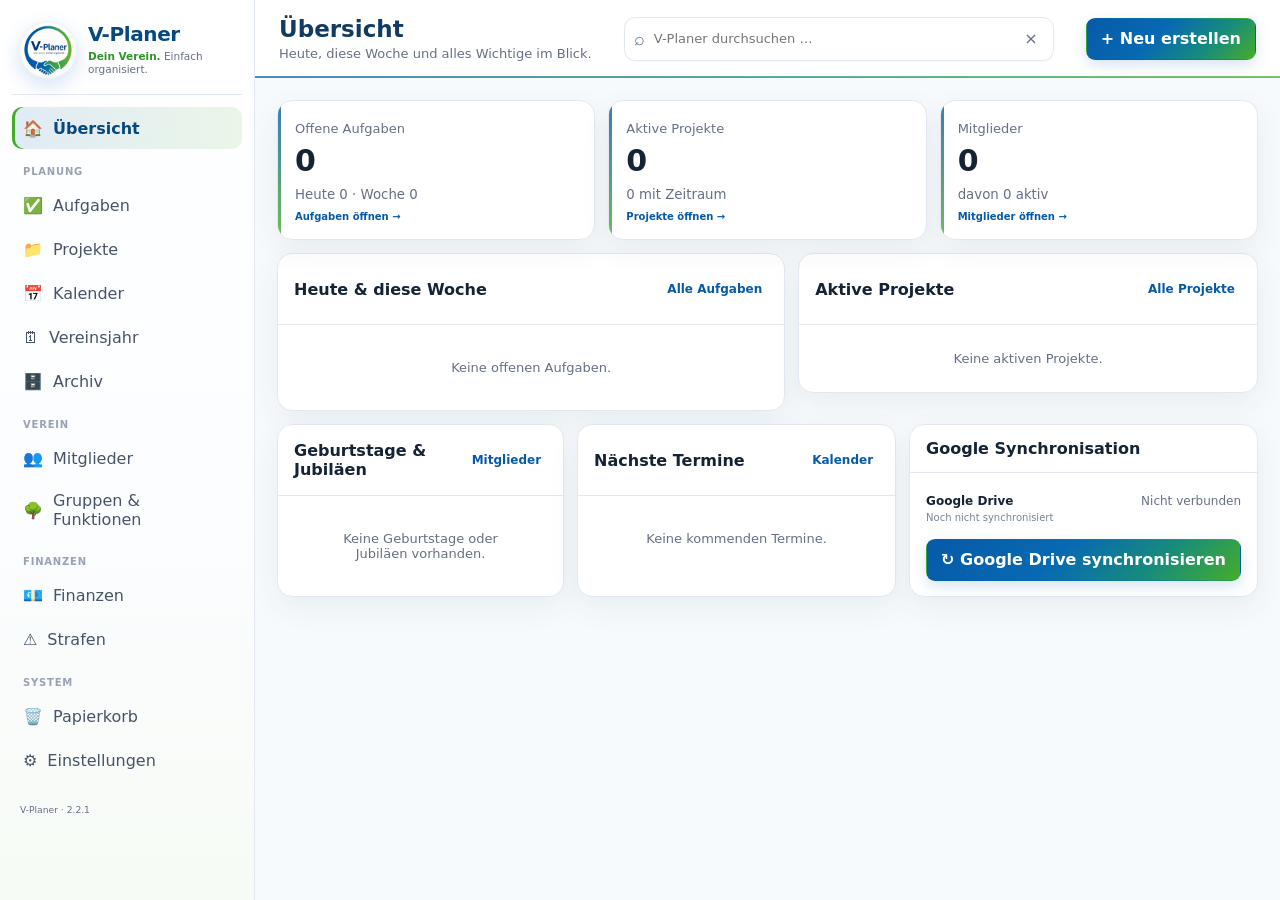
<file: index.html>
<!DOCTYPE html>

<html lang="de">
<head>
<meta charset="utf-8"/>
<meta content="width=device-width,initial-scale=1,viewport-fit=cover" name="viewport"/>
<meta content="#075aa8" name="theme-color"/>
<meta content="V-Planer 2.2.1 – Vereinsplanung, Mitglieder, Gruppen, Kalender und Finanzübersicht." name="description"/>
<title>V-Planer 2.2.1 · Dein Verein. Einfach organisiert.</title>
<link href="manifest.webmanifest" rel="manifest"/>
<link href="icons/icon-192.png" rel="icon"/>
<link href="styles.css" rel="stylesheet"/>
<script async="" defer="" src="https://accounts.google.com/gsi/client"></script>
<script src="config.js"></script>
</head>
<body>
<div class="app-shell">
<aside class="sidebar">
<div class="brand">
<img alt="V-Planer Logo" class="brand-logo" src="assets/v-planer-logo.png"/>
<div class="brand-copy">
<strong>V-Planer</strong>
<small><span>Dein Verein.</span> Einfach organisiert.</small>
</div>
</div>
<nav id="mainNav">
<button class="nav-btn active" data-view="dashboard">🏠 <span>Übersicht</span></button>
<div class="nav-section">Planung</div>
<button class="nav-btn" data-view="tasks">✅ <span>Aufgaben</span></button>
<button class="nav-btn" data-view="projects">📁 <span>Projekte</span></button>

<button class="nav-btn" data-view="calendar">📅 <span>Kalender</span></button>
<button class="nav-btn" data-view="year">🗓 <span>Vereinsjahr</span></button>
<button class="nav-btn" data-view="archive">🗄️ <span>Archiv</span></button>
<div class="nav-module" data-module="club">
<div class="nav-section">Verein</div>
<button class="nav-btn" data-view="members">👥 <span>Mitglieder</span></button>
<button class="nav-btn" data-view="groups">🌳 <span>Gruppen &amp; Funktionen</span></button>

</div>
<div class="nav-module" data-module="finance">
<div class="nav-section">Finanzen</div>
<button class="nav-btn" data-view="finance-kasse">💶 <span>Finanzen</span></button>
<button class="nav-btn" data-view="finance-fines">⚠️ <span>Strafen</span></button>
</div>

<div class="nav-section">System</div>
<button class="nav-btn" data-view="trash">🗑️ <span>Papierkorb</span><span class="nav-count" id="trashNavCount"></span></button>
<button class="nav-btn" data-view="settings">⚙️ <span>Einstellungen</span></button>
</nav>
<div class="sidebar-footer">
<small>V-Planer · 2.2.1</small>
</div>
</aside>
<main class="main">
<header class="topbar">
<div class="top-title">
<img alt="V-Planer" class="mobile-logo" src="assets/v-planer-logo.png"/>
<div>
<h1 id="pageTitle">Übersicht</h1>
<div class="subtitle" id="pageSubtitle">Heute, diese Woche und alles Wichtige im Blick.</div>
</div>
</div>
<div class="global-search" id="globalSearchWrap">
<button aria-label="V-Planer durchsuchen" class="global-search-mobile-btn" id="globalSearchMobileBtn" type="button">⌕</button>
<div class="global-search-field">
<span aria-hidden="true">⌕</span>
<input aria-label="V-Planer durchsuchen" autocomplete="off" id="globalSearchInput" placeholder="V-Planer durchsuchen …" type="search"/>
<button aria-label="Suche leeren" id="globalSearchClear" type="button">×</button>
</div>
<div class="global-search-results" hidden="" id="globalSearchResults"></div>
</div>
<div class="top-actions">
<div class="sync-indicator">
<strong id="driveState">● Nur lokal</strong>
<small id="lastSync">Noch nicht synchronisiert</small>
</div>
<button class="btn secondary" id="syncBtn">↻ Synchronisieren</button>
<button class="btn primary" id="quickCreateBtn">+ Neu erstellen</button>
</div>
</header>
<div class="content">
<section class="view active" id="view-dashboard">
<div class="alert-strip hidden" id="alertStrip"></div>
<div class="metrics">
<button aria-label="Zu den Aufgaben" class="card metric metric-link" data-go="tasks" type="button">
<span>Offene Aufgaben</span><b id="metricOpenTasks">0</b><small id="metricTaskHint">Heute 0 · Woche 0</small><em>Aufgaben öffnen →</em>
</button>
<button aria-label="Zu den Projekten" class="card metric metric-link" data-go="projects" type="button">
<span>Aktive Projekte</span><b id="metricProjects">0</b><small id="metricProjectHint">0 mit Zeitraum</small><em>Projekte öffnen →</em>
</button>
<button aria-label="Zu den Mitgliedern" class="card metric metric-link" data-go="members" type="button">
<span>Mitglieder</span><b id="metricMembers">0</b><small id="metricMemberHint">0 aktiv</small><em>Mitglieder öffnen →</em>
</button>
</div>
<div class="dash-grid two">
<div class="card">
<div class="card-head"><h2>Heute &amp; diese Woche</h2><button class="link-btn" data-go="tasks">Alle Aufgaben</button></div>
<div class="card-body" id="dashboardTasks"></div>
</div>
<div class="card">
<div class="card-head"><h2>Aktive Projekte</h2><button class="link-btn" data-go="projects">Alle Projekte</button></div>
<div class="card-body" id="dashboardProjects"></div>
</div>
</div>
<div class="dash-grid three">
<div class="card">
<div class="card-head"><h2>Geburtstage &amp; Jubiläen</h2><button class="link-btn" data-go="members">Mitglieder</button></div>
<div class="card-body" id="dashboardBirthdays"></div>
</div>
<div class="card">
<div class="card-head"><h2>Nächste Termine</h2><button class="link-btn" data-go="calendar">Kalender</button></div>
<div class="card-body" id="dashboardEvents"></div>
</div>
<div class="card">
<div class="card-head"><h2>Google Synchronisation</h2></div>
<div class="card-body" id="dashboardStorage"><div class="dashboard-sync-box">
<div class="dashboard-sync-lines" id="dashboardSyncLines"></div>
<button class="btn primary dashboard-sync-action" id="dashboardSyncBtn" type="button">↻ Google Drive synchronisieren</button>
</div></div>
</div>
</div>
</section>
<section class="view" id="view-tasks">
<div class="toolbar"><div aria-label="Aufgabenansicht" class="task-view-toggle" role="group">
<button class="btn secondary active" id="taskListModeBtn" type="button">Liste</button>
<button class="btn secondary" id="taskKanbanModeBtn" type="button">Kanban</button>
</div>
<input aria-label="Aufgaben durchsuchen" class="search" id="taskSearch" placeholder="Aufgaben durchsuchen …"/>
<select aria-label="Aufgaben nach Status filtern" id="taskStatusFilter"><option value="">Alle Status</option><option value="open">Offen</option><option value="doing">In Bearbeitung</option><option value="done">Erledigt</option></select>
<div class="task-sort-mobile">
<select aria-label="Aufgaben sortieren" id="taskSortSelect">
<option value="due">Fälligkeit</option>
<option value="title">Aufgabe</option>
<option value="project">Projekt</option>
<option value="group">Gruppe</option>
<option value="priority">Priorität</option>
<option value="status">Status</option>
</select>
<button class="btn secondary" id="taskSortDir" type="button">↑ Aufsteigend</button>
</div>
<button class="btn primary" data-action="new-task">+ Aufgabe</button>
</div>
<div id="tasksListPanel"><div class="card table-card"><div class="table-wrap"><table class="table task-table"><thead><tr>
<th aria-sort="none"><button class="table-sort" data-task-sort="title" type="button">Aufgabe</button></th>
<th aria-sort="none"><button class="table-sort" data-task-sort="project" type="button">Projekt</button></th>
<th aria-sort="none"><button class="table-sort" data-task-sort="group" type="button">Gruppe</button></th>
<th aria-sort="ascending"><button class="table-sort active" data-task-sort="due" type="button">Fällig <span aria-hidden="true" class="sort-arrow">↑</span></button></th>
<th aria-sort="none"><button class="table-sort" data-task-sort="priority" type="button">Priorität</button></th>
<th aria-sort="none"><button class="table-sort" data-task-sort="status" type="button">Status</button></th>
<th>Aktionen</th>
</tr></thead><tbody id="taskTable"></tbody></table></div></div></div>
<div hidden="" id="tasksKanbanPanel"><div class="board" id="kanbanBoard"></div></div></section>
<section class="view" id="view-projects">
<div class="toolbar">
<input aria-label="Projekte durchsuchen" class="search" id="projectSearch" placeholder="Projekte durchsuchen …"/>
<select aria-label="Projekte nach Status filtern" id="projectStatusFilter"><option value="">Alle Status</option><option value="planned">Geplant</option><option value="active">Aktiv</option><option value="closed">Abgeschlossen</option></select>
<button class="btn primary" data-action="new-project">+ Projekt</button>
</div>
<div class="cards-grid" id="projectGrid"></div>
</section>

<section class="view" id="view-calendar">
<div class="toolbar calendar-view-toolbar"><div class="calendar-toolbar-main">
<div aria-label="Kalenderansicht" class="calendar-mode-toggle" role="group">
<button class="btn secondary active" data-calendar-mode="month" type="button">Monat</button>
<button class="btn secondary" data-calendar-mode="week" type="button">Woche</button>
<button class="btn secondary" data-calendar-mode="day" type="button">Tag</button>
<button class="btn secondary" data-calendar-mode="list" type="button">Liste</button>
</div>
<div class="calendar-filter-row">
<select aria-label="Kalendertyp filtern" id="calendarTypeFilter"><option value="">Alle Einträge</option><option value="event">Termine</option><option value="birthday">Geburtstage</option><option value="jubilee">Jubiläen</option></select>
<select aria-label="Kalender nach Projekt filtern" id="calendarProjectFilter"><option value="">Alle Projekte</option></select>
<select aria-label="Kalender nach Gruppe filtern" id="calendarGroupFilter"><option value="">Alle Gruppen</option></select>
</div>
<button class="btn primary" data-action="new-event">+ Termin</button>
</div></div>
<div class="calendar-layout">
<div class="card calendar-card">
<div class="calendar-head">
<button aria-label="Vorheriger Monat" class="calendar-nav-btn" id="prevMonth" type="button">‹</button>
<div class="calendar-title-group">
<h2 id="calendarTitle"></h2>
<button class="calendar-today-btn" id="todayMonth" type="button">Heute</button>
</div>
<button aria-label="Nächster Monat" class="calendar-nav-btn" id="nextMonth" type="button">›</button>
</div>
<div aria-label="Kalenderlegende" class="calendar-legend"><span><i class="legend-dot event-dot"></i>Termin</span><span><i class="legend-dot birthday-dot"></i>Geburtstag</span><span><i class="legend-dot jubilee-dot"></i>Jubiläum</span></div>
<div class="calendar-grid" id="calendarGrid"></div><div class="calendar-week-v2" hidden="" id="calendarWeek"></div><div class="calendar-day-v2" hidden="" id="calendarDay"></div>
<div class="calendar-agenda" id="calendarAgenda"></div>
</div>
<div class="card calendar-side-card" hidden><div class="card-head"><h2>Nächste Einträge</h2></div><div class="card-body" id="calendarSideList"></div></div>
</div>
</section>
<section class="view" id="view-year">
<div class="card year-overview-head">
<div class="calendar-head">
<button aria-label="Vorheriges Jahr" class="calendar-nav-btn" id="prevYear" type="button">‹</button>
<div class="calendar-title-group">
<h2 id="yearTitle"></h2>
<button class="calendar-today-btn" id="todayYear" type="button">Aktuelles Jahr</button>
</div>
<button aria-label="Nächstes Jahr" class="calendar-nav-btn" id="nextYear" type="button">›</button>
</div>
<div aria-label="Legende Vereinsjahr" class="calendar-legend year-legend"><span><i class="legend-dot event-dot"></i>Termin</span><span><i class="legend-dot project-dot"></i>Projekt</span><span><i class="legend-dot birthday-dot"></i>Geburtstag</span><span><i class="legend-dot jubilee-dot"></i>Jubiläum</span></div>
<small class="muted">Alle datumsbezogenen Einträge des gewählten Jahres werden angezeigt. Ein Klick öffnet den zugehörigen Datensatz.</small>
<div class="year-summary-v2" id="yearSummary"></div>
<div aria-label="Vereinsjahr filtern" class="year-filter-v2" role="group">
<button class="btn secondary active" data-year-filter="" type="button">Alle</button>
<button class="btn secondary" data-year-filter="event" type="button">Termine</button>
<button class="btn secondary" data-year-filter="project" type="button">Projekte</button>
<button class="btn secondary" data-year-filter="birthday" type="button">Geburtstage</button>
<button class="btn secondary" data-year-filter="jubilee" type="button">Jubiläen</button>
</div>
<label class="year-note-box"><b>Jahresnotiz</b><textarea id="yearNote" placeholder="Was ist in diesem Vereinsjahr besonders wichtig?" rows="3"></textarea><button class="btn secondary" id="saveYearNoteBtn" type="button">Jahresnotiz speichern</button></label></div>
<div class="year-grid" id="yearGrid"></div>
</section>
<section class="view" id="view-archive">
<div class="toolbar archive-toolbar"><input aria-label="Archiv durchsuchen" class="search" id="archiveSearch" placeholder="Archiv durchsuchen …"/><select aria-label="Archiv nach Bereich filtern" id="archiveTypeFilter"><option value="">Alle Bereiche</option><option value="projects">Projekte</option><option value="tasks">Aufgaben</option><option value="members">Mitglieder</option></select><select aria-label="Archiv nach Jahr filtern" id="archiveYearFilter"><option value="">Alle Jahre</option></select></div>
<div class="archive-summary archive-summary-v22">
  <div class="card archive-metric"><span>Projekte</span><b id="archiveProjectCount">0</b><small>Archivierte Projekte</small></div>
  <div class="card archive-metric"><span>Aufgaben</span><b id="archiveTaskCount">0</b><small>Archivierte Aufgaben</small></div>
  <div class="card archive-metric"><span>Mitglieder</span><b id="archiveMemberCount">0</b><small>Ausgetretene Mitglieder</small></div>
</div>
<div class="archive-overview" id="archiveOverview"></div>
</section>
<section class="view finance-view" data-module="finance" id="view-finance-kasse"><div class="finance-readonly-head card">
<div class="finance-readonly-copy"><span class="finance-source-label">Datenquelle</span><h2>KassenKumpel</h2><p>Aktuelle Finanzkennzahlen aus dem lokalen KassenKumpel des Kassenwarts. Die Werte sind im V-Planer ausschließlich lesbar.</p><small id="financeDataState">Noch keine KassenKumpel-Daten importiert.</small></div>
<div class="finance-import-actions"><button class="btn primary" id="financeImportBtn" type="button">KassenKumpel-Daten einlesen</button><span class="finance-import-hint">JSON-Export auswählen</span><input accept=".json,application/json" hidden="" id="financeImportInput" type="file"/></div>
</div>
<div class="finance-metrics finance-readonly-metrics">
<div class="card finance-metric"><span>Gesamtbestand</span><b id="financeTotal">—</b><small>Alle Konten</small></div>
<div class="card finance-metric"><span>Bank</span><b id="financeBank">—</b><small>Vereinskonto</small></div>
<div class="card finance-metric"><span>Barkasse</span><b id="financeCash">—</b><small>Bargeldbestand</small></div>
<div class="card finance-metric"><span>Einnahmen</span><b id="financeIncome">—</b><small id="financeIncomeYear">Laufendes Geschäftsjahr</small></div>
<div class="card finance-metric"><span>Ausgaben</span><b id="financeExpenses">—</b><small id="financeExpensesYear">Laufendes Geschäftsjahr</small></div>
<div class="card finance-metric"><span>Jahresergebnis</span><b id="financeResult">—</b><small id="financeResultYear">Einnahmen − Ausgaben</small></div>
</div>
<div class="card"><div class="card-head"><h2>Finanzstände</h2><small class="muted">Importierte Snapshots – keine Buchungen oder Belege.</small></div><div class="card-body" id="financeHistory"></div></div></section>
<section class="view finance-view" data-module="finance" id="view-finance-fines">
<div class="finance-metrics">
<div class="card finance-metric"><span>Offener Betrag</span><b id="fineOpenAmount">0,00 €</b><small>Noch nicht bezahlt</small></div>
<div class="card finance-metric"><span>Bezahlt dieses Jahr</span><b id="finePaidYear">0,00 €</b><small>Eingegangene Strafen</small></div>
<div class="card finance-metric"><span>Offene Strafen</span><b id="fineOpenCount">0</b><small>Zu bearbeiten</small></div>
<div class="card finance-metric"><span>Strafen gesamt</span><b id="fineTotalCount">0</b><small>ohne gelöschte Einträge</small></div>
</div>
<div class="toolbar">
<input aria-label="Strafen durchsuchen" class="search" id="fineSearch" placeholder="Strafen durchsuchen …"/>
<select aria-label="Strafen nach Status filtern" id="fineStatusFilter"><option value="">Alle Status</option><option value="open">Offen</option><option value="paid">Bezahlt</option><option value="waived">Erlassen</option></select>
<div class="fine-sort-mobile">
<select aria-label="Strafen sortieren" id="fineSortSelect">
<option value="date">Datum</option><option value="member">Mitglied</option><option value="reason">Grund</option><option value="amount">Betrag</option><option value="due">Fälligkeit</option><option value="status">Status</option>
</select>
<button class="btn secondary" id="fineSortDir" type="button">↓ Absteigend</button>
</div>
<button class="btn secondary fine-catalog-open-btn" id="fineCatalogBtn" type="button">📋 Strafkatalog</button>
<button class="btn primary" id="newFineBtn" type="button">+ Strafe</button>
</div>
<div class="fine-open-notice" hidden="" id="fineOpenNotice"></div>
<div class="card table-card"><div class="table-wrap"><table class="table fine-table">
<thead><tr>
<th aria-sort="descending"><button class="table-sort active" data-fine-sort="date" type="button">Datum <span class="sort-arrow">↓</span></button></th>
<th aria-sort="none"><button class="table-sort" data-fine-sort="member" type="button">Mitglied</button></th>
<th aria-sort="none"><button class="table-sort" data-fine-sort="reason" type="button">Grund</button></th>
<th aria-sort="none"><button class="table-sort" data-fine-sort="amount" type="button">Betrag</button></th>
<th aria-sort="none"><button class="table-sort" data-fine-sort="due" type="button">Fällig</button></th>
<th aria-sort="none"><button class="table-sort" data-fine-sort="status" type="button">Status</button></th>
<th>Aktionen</th>
</tr></thead><tbody id="fineTable"></tbody>
</table></div></div>
</section>
<section class="view" id="view-members">
<div class="toolbar member-toolbar">
<input aria-label="Mitglieder durchsuchen" class="search" id="memberSearch" placeholder="Mitglieder suchen …"/>
<select aria-label="Mitglieder nach Status filtern" id="memberStatusFilter"><option value="">Alle Status</option><option value="active">Aktiv</option><option value="passive">Passiv</option><option value="deceased">Verstorben</option></select>
<select aria-label="Ehrenmitglieder filtern" id="memberHonoraryFilter"><option value="">Alle Mitglieder</option><option value="yes">Nur Ehrenmitglieder</option><option value="no">Ohne Ehrenmitglieder</option></select>
<div class="member-sort-mobile">
<select aria-label="Mitglieder sortieren" id="memberSortSelect">
<option value="number">Nummer</option>
<option value="name">Name</option>
<option value="status">Status</option>
<option value="age">Alter</option>
<option value="groups">Gruppen</option>

</select>
<button class="btn secondary" id="memberSortDir" type="button">↑ Aufsteigend</button>
</div>
<button class="btn secondary" id="memberImportBtn" type="button">⇧ Import</button>
<button class="btn secondary" id="memberExportBtn" type="button">⇩ Export</button>

<input accept=".csv,.xlsx,text/csv,application/vnd.openxmlformats-officedocument.spreadsheetml.sheet" hidden="" id="memberImportInput" type="file"/>
<button class="btn primary" data-action="new-member">+ Mitglied</button>
</div>
<div class="member-layout">
<div class="card table-card"><div class="table-wrap"><table class="table member-table"><thead><tr>
<th aria-sort="none"><button class="table-sort" data-member-sort="number" type="button">Nr.</button></th>
<th aria-sort="ascending"><button class="table-sort active" data-member-sort="name" type="button">Name <span aria-hidden="true" class="sort-arrow">↑</span></button></th>
<th aria-sort="none"><button class="table-sort" data-member-sort="status" type="button">Status</button></th>
<th aria-sort="none"><button class="table-sort" data-member-sort="age" type="button">Alter</button></th>
<th aria-sort="none"><button class="table-sort" data-member-sort="groups" type="button">Gruppen</button></th>

</tr></thead><tbody id="memberTable"></tbody></table></div></div>
<div class="card member-detail"><div class="card-head"><h2>Mitglied</h2></div><div class="card-body" id="memberDetail"></div></div>
</div>
</section>
<section class="view" id="view-groups">
<div class="toolbar groups-toolbar">
<button class="btn primary" data-action="new-group">+ Gruppe</button>
<button class="btn primary" id="newFunctionBtn">+ Funktion</button>
</div>
<div class="group-layout groups-master-detail">
<div class="card group-list-card">
  <div class="card-head"><h2>Gruppen</h2><span class="section-count" id="groupCountBadge"></span></div>
  <div class="card-body group-list" id="groupTree"></div>
</div>
<div class="card group-detail-card">
  <div class="card-head"><h2 id="groupDetailTitle">Gruppendetails</h2><div class="head-actions"><button class="btn tiny secondary" id="editGroupBtn">Bearbeiten</button><button class="btn tiny danger" id="deleteGroupBtn">Löschen</button></div></div>
  <div class="card-body" id="groupDetail"></div>
</div>
</div>
<div class="card function-overview-card function-management-card">
  <div class="card-head"><h2>Funktionen</h2><span class="section-count" id="functionCountBadge"></span></div>
  <div class="card-body">
    <div class="function-toolbar-clean">
      <input aria-label="Funktionen oder Personen durchsuchen" class="search" id="functionSearch" placeholder="Funktion, Gruppe oder Person suchen …"/>
      <select aria-label="Funktionen filtern" id="functionStatusFilter"><option value="">Alle Zeiträume</option><option value="active">Aktuell</option><option value="upcoming">Künftig</option><option value="former">Früher</option><option value="vacant">Unbesetzt</option></select>
    </div>
    <div class="function-overview-list" id="functionOverviewList"></div>
  </div>
</div>
</section>
<section class="view" id="view-trash">
<div class="toolbar trash-toolbar">
<input aria-label="Papierkorb durchsuchen" class="search" id="trashSearch" placeholder="Papierkorb durchsuchen …"/>
<select aria-label="Papierkorb filtern" id="trashTypeFilter">
<option value="">Alle Bereiche</option>
<option value="tasks">Aufgaben</option>
<option value="projects">Projekte</option>
<option value="events">Termine</option>
<option value="members">Mitglieder</option>
<option value="groups">Gruppen</option>
<option value="functions">Funktionen</option>




<option value="fines">Strafen</option>

</select>
<button class="btn danger" id="emptyTrashBtn" type="button">Papierkorb leeren</button>
</div>
<div class="card trash-info">
<div><b>Papierkorb</b><span>Gelöschte Inhalte können wiederhergestellt oder endgültig entfernt werden.</span></div>
<strong id="trashCount">0</strong>
</div>
<div class="trash-list" id="trashList"></div>
</section>
<section class="view" id="view-settings"><div class="settings-v2" id="settingsV2">
<aside aria-label="Einstellungsbereiche" class="card settings-v2-nav">
<button class="active" data-settings-v2="general" type="button">Allgemein</button>
<button data-settings-v2="club" type="button">Verein</button>
<button data-settings-v2="appearance" type="button">Darstellung</button>
<button data-settings-v2="backup" type="button">Daten &amp; Sicherung</button>
<button data-settings-v2="advanced" type="button">Erweitert</button>
</aside>
<div class="settings-v2-main">
<section class="settings-v2-panel active" data-settings-v2-panel="general"><div class="card setting-card"><h2>Allgemein</h2><label>Aufgaben standardmäßig öffnen als<select id="v2TaskDefault"><option value="list">Liste</option><option value="kanban">Kanban</option></select></label><label>Kalender standardmäßig öffnen als<select id="v2CalendarDefault"><option value="month">Monat</option><option value="week">Woche</option><option value="day">Tag</option><option value="list">Liste</option></select></label><p class="setting-help">Google Drive wird über die Übersicht synchronisiert. Google Kalender kann unter „Erweitert“ optional zugeschaltet werden.</p></div></section>
<section class="settings-v2-panel" data-settings-v2-panel="club"><div class="card setting-card"><h2>Verein</h2><div class="settings-card-body"><div class="settings-form-grid-v2"><label class="full">Vereinsname<input id="v2ClubName"/></label><label>Kurzname<input id="v2ClubShortName"/></label><label>Gründungsdatum<input id="v2ClubFounded" type="date"/></label><label>E-Mail<input id="v2ClubEmail" type="email"/></label><label>Telefon<input id="v2ClubPhone"/></label><label class="full">Straße / Hausnummer<input id="v2ClubStreet"/></label><div class="settings-address-grid-v2"><label>PLZ<input id="v2ClubZip"/></label><label>Ort<input id="v2ClubCity"/></label></div></div></div></div></section>
<section class="settings-v2-panel" data-settings-v2-panel="appearance"><div class="card setting-card"><h2>Darstellung</h2><label>Erscheinungsbild<select id="v2Appearance"><option value="system">System</option><option value="light">Hell</option><option value="dark">Dunkel</option></select></label><label>Oberflächengröße <b id="v2ScaleLabel">100%</b><input id="v2Scale" max="125" min="80" step="5" type="range"/></label><button class="btn secondary" id="v2ScaleReset" type="button">Auf 100 % zurücksetzen</button></div></section>
<section class="settings-v2-panel" data-settings-v2-panel="backup"><div class="card setting-card"><h2>Daten &amp; Sicherung</h2><p class="setting-help">Vollständigen strukturierten Datenbestand lokal sichern oder wiederherstellen.</p><div class="button-row"><button class="btn primary" id="v2BackupExport" type="button">Sicherung herunterladen</button><button class="btn secondary" id="v2BackupImport" type="button">Sicherung wiederherstellen</button></div><p class="setting-help">Die Google-Verbindung wird hier nicht verwaltet.</p></div></section>
<section class="settings-v2-panel" data-settings-v2-panel="advanced"><div class="card setting-card"><h2>Erweitert</h2><p>V-Planer Version <b>2.2.1</b></p><div class="switch-row"><div><b>Google Kalender synchronisieren</b><small>Standardmäßig aus. Erst nach dem Aktivieren und Speichern werden Kalenderdaten synchronisiert.</small></div><label class="switch"><input id="v2CalendarSyncEnabled" type="checkbox"/><span></span></label></div><p class="setting-help v22-calendar-setting-note">Ist die Funktion ausgeschaltet, synchronisiert V-Planer ausschließlich die Daten über Google Drive. Bestehende Einträge im Google Kalender werden dadurch nicht gelöscht.</p><button class="btn secondary" id="v2DisconnectGoogle" type="button">Google-Verbindungen auf diesem Gerät trennen</button></div></section>
<div class="settings-save"><button class="btn primary" id="v2SaveSettings" type="button">Einstellungen speichern</button></div>
</div>
</div>
</section>
</div>
</main>
</div>
<div aria-label="Mobile Hauptnavigation" class="mobile-nav">
<button aria-label="Übersicht" data-view="dashboard">🏠<span>Start</span></button>
<button aria-label="Aufgaben" data-view="tasks">✅<span>Aufgaben</span></button>
<button aria-label="Projekte" data-view="projects">📁<span>Projekte</span></button>
<button aria-label="Kalender" data-view="calendar">📅<span>Kalender</span></button>
<button aria-label="Weitere Bereiche" id="mobileMoreBtn" type="button">☰<span>Mehr</span></button>
</div>
<div aria-hidden="true" class="mobile-menu-overlay" id="mobileMenuOverlay"></div>
<aside aria-hidden="true" aria-label="Weitere Bereiche" class="mobile-menu" id="mobileMenu">
<div class="mobile-menu-head">
<div class="mobile-menu-brand"><img alt="" src="assets/v-planer-logo.png"/><div><b>V-Planer</b><small>Dein Verein. Einfach organisiert.</small></div></div>
<button aria-label="Menü schließen" class="icon-btn" id="mobileMenuClose" type="button">×</button>
</div>
<div class="mobile-menu-scroll">
<div class="mobile-menu-section">Planung</div>

<button data-view="year">🗓 Vereinsjahr</button>
<button data-view="archive">🗄️ Archiv</button>
<div class="mobile-menu-section" data-module="club">Verein</div>
<button data-module="club" data-view="members">👥 Mitglieder</button>
<button data-module="club" data-view="groups">🌳 Gruppen &amp; Funktionen</button>

<div class="mobile-menu-section" data-module="finance">Finanzen</div>
<button data-module="finance" data-view="finance-kasse">💶 Finanzen</button>
<button data-module="finance" data-view="finance-fines">⚠️ Strafen</button>



<div class="mobile-menu-section">System</div>
<button data-view="trash">🗑️ Papierkorb <span class="mobile-trash-count" id="mobileTrashCount"></span></button>
<button data-view="settings">⚙️ Einstellungen</button>
</div>
</aside>
<dialog id="modal"><form class="modal" method="dialog"><div class="modal-head"><h2 id="modalTitle">Neu</h2><button class="icon-btn" value="cancel">×</button></div><div class="modal-body" id="modalBody"></div><div class="modal-actions"><button class="btn secondary" value="cancel">Abbrechen</button><button class="btn primary" id="modalSave" value="default">Speichern</button></div></form></dialog>
<dialog id="detailModal"><form class="modal wide" method="dialog"><div class="modal-head"><h2 id="detailTitle">Details</h2><button class="icon-btn" value="cancel">×</button></div><div class="modal-body" id="detailBody"></div><div class="modal-actions"><button class="btn secondary" value="cancel">Schließen</button></div></form></dialog>
<script src="app.js"></script>
</body>
</html>
</file>
<file: styles.css>
:root{
  --bg:#f6f9fc;--panel:#fff;--text:#152335;--muted:#667085;--line:#e3e9ef;
  --blue:#075aa8;--blue-dark:#064881;--blue-soft:#edf6ff;--green:#46ad2a;--green-dark:#2f9628;--green-soft:#effaea;
  --teal:#158b77;--orange:#f59e0b;--red:#dc2626;--purple:#7c3aed;--shadow:0 10px 28px rgba(16,49,79,.06);
  --gradient:linear-gradient(135deg,#075aa8 0%,#0a6bb4 42%,#178c7b 73%,#46ad2a 100%)
}
*{box-sizing:border-box}html,body{margin:0;min-height:100%;font-family:Inter,ui-sans-serif,system-ui,-apple-system,Segoe UI,Roboto,Arial;color:var(--text);background:var(--bg)}button,input,select,textarea{font:inherit}.hidden{display:none!important}
.app-shell{display:grid;grid-template-columns:265px 1fr;min-height:100vh}.sidebar{background:linear-gradient(180deg,#fff 0%,#fbfdff 62%,#f8fcf7 100%);border-right:1px solid var(--line);padding:15px 12px;position:sticky;top:0;height:100vh;overflow:auto}.brand{display:flex;gap:12px;align-items:center;padding:6px 7px 16px;border-bottom:1px solid var(--line);margin-bottom:11px}.brand-logo{width:62px;height:62px;object-fit:cover;border-radius:50%;background:#fff;border:1px solid rgba(7,90,168,.08);box-shadow:0 7px 20px rgba(7,90,168,.14)}.brand-copy strong{display:block;color:var(--blue-dark);font-size:21px;letter-spacing:-.02em}.brand-copy small{display:block;color:var(--blue-dark);font-size:10.5px;line-height:1.3;margin-top:5px}.brand-copy small span{color:var(--green-dark);font-weight:800}.nav-section{text-transform:uppercase;letter-spacing:.08em;color:#98a2b3;font-size:10px;font-weight:800;padding:15px 11px 5px}.nav-btn{width:100%;border:0;background:transparent;text-align:left;border-radius:10px;padding:10px 11px;display:flex;gap:10px;align-items:center;color:#475467;cursor:pointer;margin:2px 0}.nav-btn:hover{background:linear-gradient(90deg,rgba(7,90,168,.07),rgba(70,173,42,.055));color:var(--blue-dark)}.nav-btn.active{background:linear-gradient(90deg,rgba(7,90,168,.12),rgba(70,173,42,.10));color:var(--blue-dark);box-shadow:inset 3px 0 0 var(--green);font-weight:750}.sidebar-footer{padding:20px 8px 8px;color:var(--muted);font-size:11px}.main{min-width:0}.topbar{min-height:78px;background:rgba(255,255,255,.96);border-bottom:1px solid var(--line);display:flex;justify-content:space-between;align-items:center;padding:12px 24px;position:sticky;top:0;z-index:20;backdrop-filter:blur(10px)}.topbar:after{content:"";position:absolute;bottom:-1px;left:0;right:0;height:2px;background:linear-gradient(90deg,var(--blue),var(--teal),var(--green));opacity:.65}.top-title{display:flex;align-items:center;gap:9px}.mobile-logo{display:none;width:40px;height:40px;border-radius:50%;object-fit:cover}.topbar h1{margin:0;font-size:23px;color:#123b62}.subtitle{font-size:13px;color:var(--muted);margin-top:4px}.top-actions{display:flex;align-items:center;gap:8px}.sync-indicator{display:flex;flex-direction:column;align-items:flex-end;margin-right:4px}.sync-indicator strong{font-size:13px}.sync-indicator small{font-size:11px;color:var(--muted)}.content{padding:22px;max-width:1540px;margin:auto}.view{display:none}.view.active{display:block}
.btn{border-radius:9px;padding:10px 14px;border:1px solid transparent;font-weight:750;cursor:pointer}.btn.primary{background:var(--gradient);color:#fff;box-shadow:0 5px 15px rgba(7,90,168,.16)}.btn.secondary{background:#fff;border-color:var(--line);color:#344054}.btn.danger{background:#fff1f2;border-color:#fecdd3;color:#b42318}.btn.tiny{padding:7px 9px;font-size:12px}.head-actions{display:flex;gap:6px}.link-btn{border:0;background:none;color:var(--blue);font-size:12px;font-weight:750;cursor:pointer}.card{background:#fff;border:1px solid var(--line);border-radius:15px;box-shadow:var(--shadow)}.card-head{display:flex;align-items:center;justify-content:space-between;border-bottom:1px solid var(--line);padding:14px 16px}.card-head h2{font-size:16px;margin:0}.card-body{padding:13px 16px}.metrics{display:grid;grid-template-columns:repeat(4,1fr);gap:13px}.metric{padding:17px;position:relative;overflow:hidden}.metric:before{content:"";position:absolute;left:0;top:0;bottom:0;width:3px;background:linear-gradient(180deg,var(--blue),var(--green))}.metric span{font-size:13px;color:var(--muted)}.metric b{display:block;font-size:30px;margin:6px 0}.metric small{color:var(--muted)}.dash-grid{display:grid;gap:13px;margin-top:13px}.dash-grid.two{grid-template-columns:1.05fr .95fr}.dash-grid.three{grid-template-columns:1fr 1fr 1fr}.alert-strip{padding:12px 14px;border-radius:12px;border:1px solid #fed7aa;background:#fff7ed;color:#9a3412;margin-bottom:13px;font-size:13px;font-weight:650}.mini-row{display:grid;grid-template-columns:auto 1fr auto;gap:9px;align-items:center;padding:10px 0;border-bottom:1px solid var(--line)}.mini-row:last-child{border-bottom:0}.mini-title{font-weight:700;font-size:13px}.mini-meta{font-size:11px;color:var(--muted);margin-top:3px}.badge{display:inline-block;border-radius:999px;padding:4px 7px;font-size:11px;font-weight:750}.badge.high,.due-alarm{background:#fee2e2;color:#991b1b}.badge.mid,.due-warning{background:#fef3c7;color:#92400e}.badge.low,.due-info{background:#dbeafe;color:#1d4ed8}.badge.ok{background:#dcfce7;color:#166534}.badge.gray{background:#f2f4f7;color:#475467}.badge.purple{background:#ede9fe;color:#6d28d9}.project-mini{padding:11px 0;border-bottom:1px solid var(--line)}.project-mini:last-child{border-bottom:0}.row{display:flex;justify-content:space-between;align-items:center;gap:10px}.progress{height:7px;background:#eef2f6;border-radius:999px;overflow:hidden;margin-top:8px}.progress span{display:block;height:100%;background:linear-gradient(90deg,var(--blue),var(--teal),var(--green))}.event-row{display:grid;grid-template-columns:46px 1fr;gap:10px;padding:9px 0}.date-box{border-radius:10px;background:linear-gradient(145deg,var(--blue-soft),var(--green-soft));color:var(--blue-dark);text-align:center;padding:6px 2px;font-weight:850;font-size:12px}.date-box small{display:block;font-size:9px}.birthday-row{display:flex;gap:10px;align-items:center;padding:9px 0;border-bottom:1px solid var(--line)}.birthday-row:last-child{border-bottom:0}.person-dot{width:34px;height:34px;border-radius:50%;background:linear-gradient(145deg,#eaf4ff,#eefbea);display:grid;place-items:center;font-weight:800;color:var(--blue-dark);flex:none}.ring{width:108px;height:108px;border-radius:50%;background:conic-gradient(var(--blue) 0 36%,var(--green) 36% 68%,var(--orange) 68% 78%,#e5e7eb 78%);display:grid;place-items:center;margin:auto}.ring:after{content:attr(data-text);width:72px;height:72px;border-radius:50%;background:#fff;display:grid;place-items:center;font-size:13px;font-weight:850}.storage-caption{text-align:center;color:var(--muted);font-size:12px;margin-top:12px}
.toolbar{display:flex;gap:9px;flex-wrap:wrap;margin-bottom:13px}.search{flex:1;min-width:260px;border:1px solid var(--line);border-radius:9px;padding:10px 12px;background:#fff}.toolbar select,.upload-zone select,.table select{border:1px solid var(--line);border-radius:9px;padding:9px;background:#fff}.table-card{overflow:hidden}.table-wrap{overflow:auto}.table{width:100%;border-collapse:collapse}.table th,.table td{padding:12px 13px;border-bottom:1px solid var(--line);font-size:13px;text-align:left;vertical-align:middle}.table th{background:#fafafa;color:#667085;font-weight:750}.table tbody tr{cursor:default}.table tbody tr.selectable{cursor:pointer}.table tbody tr.selectable:hover{background:#f8fbff}.action-link{border:0;background:none;color:var(--blue);cursor:pointer;font-weight:700;padding:3px}.cards-grid{display:grid;grid-template-columns:repeat(3,1fr);gap:13px}.project-card{padding:16px}.project-card h3{margin:0 0 6px;font-size:16px}.project-card p{color:var(--muted);font-size:12px;line-height:1.5}.project-days{font-size:12px;font-weight:800}.project-days.alarm{color:#b42318}.project-days.warning{color:#b54708}.project-days.info{color:#175cd3}.project-days.ok{color:#15803d}.board{display:grid;grid-template-columns:repeat(4,1fr);gap:12px;align-items:start}.kanban-col{background:#eef2f6;border-radius:14px;padding:10px;min-height:450px}.kanban-col h3{font-size:13px;color:#475467;margin:4px 4px 9px}.ticket{background:#fff;border:1px solid var(--line);border-radius:11px;padding:11px;margin-bottom:8px;box-shadow:0 4px 14px rgba(16,24,40,.05)}.ticket strong{font-size:13px}.ticket small{display:block;color:var(--muted);margin-top:5px}
.calendar-layout{display:grid;grid-template-columns:1.35fr .65fr;gap:13px}.calendar-card{padding:14px}.calendar-head{display:flex;align-items:center;justify-content:space-between}.calendar-head h2{margin:0;font-size:18px}.calendar-head button{border:1px solid var(--line);background:#fff;border-radius:9px;padding:7px 11px}.calendar-grid{display:grid;grid-template-columns:repeat(7,1fr);gap:7px;margin-top:10px}.weekday{text-align:center;color:var(--muted);font-size:11px}.cal-day{min-height:108px;border:1px solid var(--line);border-radius:10px;padding:7px;background:#fff;font-size:11px}.cal-day.muted{opacity:.35}.cal-chip{margin-top:5px;padding:4px 5px;border-radius:7px;background:linear-gradient(90deg,var(--blue-soft),var(--green-soft));color:var(--blue-dark);white-space:nowrap;overflow:hidden;text-overflow:ellipsis}.cal-chip.birthday{background:#f3e8ff;color:#6b21a8}.year-grid{display:grid;grid-template-columns:repeat(3,1fr);gap:13px}.month-card{padding:14px;min-height:180px}.month-card h3{margin:0 0 10px}.year-item{font-size:12px;padding:7px 0;border-bottom:1px solid var(--line)}
.member-layout{display:grid;grid-template-columns:minmax(640px,1.45fr) minmax(330px,.55fr);gap:13px}.member-detail{min-height:520px}.member-photo{width:88px;height:88px;border-radius:18px;object-fit:cover;background:#edf2f7;border:1px solid var(--line)}.member-hero{display:flex;gap:14px;align-items:center}.member-hero h2{margin:0 0 4px}.member-card-digital{margin-top:14px;padding:16px;border-radius:16px;background:linear-gradient(135deg,#064881,#0b6ba9 52%,#46ad2a);color:#fff}.member-card-digital .member-card-top{display:flex;justify-content:space-between;gap:12px}.detail-grid{display:grid;grid-template-columns:1fr 1fr;gap:10px;margin-top:14px}.detail-box{border:1px solid var(--line);border-radius:10px;padding:10px}.detail-box b{display:block;font-size:11px;color:var(--muted);margin-bottom:4px}.history-list{margin:8px 0 0;padding-left:18px;font-size:12px;color:#475467}.member-actions{display:flex;gap:7px;flex-wrap:wrap;margin-top:14px}
.group-layout{display:grid;grid-template-columns:360px 1fr;gap:13px}.tree .node{padding:9px 10px;border-radius:9px;cursor:pointer}.tree .node:hover,.tree .node.active{background:linear-gradient(90deg,var(--blue-soft),var(--green-soft));color:var(--blue-dark)}.node.level-1{padding-left:28px}.node.level-2{padding-left:48px}.node.level-3{padding-left:68px}.group-stat-grid{display:grid;grid-template-columns:repeat(4,1fr);gap:9px;margin-bottom:14px}.group-stat{border:1px solid var(--line);border-radius:10px;padding:10px}.group-stat small{display:block;color:var(--muted);font-size:10px}.group-stat b{display:block;font-size:21px;margin-top:3px}.group-section{margin-top:16px}.group-section h3{font-size:14px;margin:0 0 8px}.function-row{display:grid;grid-template-columns:1.2fr 1fr 1fr auto;gap:8px;padding:9px 0;border-bottom:1px solid var(--line);font-size:12px}.team-list{display:flex;flex-wrap:wrap;gap:7px}.person-pill{padding:6px 8px;border-radius:999px;background:#f2f4f7;font-size:12px}.auto-rule{padding:10px;border-radius:10px;background:#f8fafc;border:1px solid var(--line);font-size:12px;color:#475467}
.doc-categories{display:grid;grid-template-columns:repeat(4,1fr);gap:13px;margin-bottom:13px}.doc-category{padding:15px}.doc-category b{font-size:22px;display:block;margin-top:5px}.upload-card{margin-bottom:13px}.upload-zone{padding:18px;display:flex;gap:10px;align-items:center;flex-wrap:wrap}.upload-zone h3{margin:0}.upload-zone p{margin:3px 10px 0 0;color:var(--muted);font-size:12px}.storage-grid{display:grid;grid-template-columns:1fr 1fr;gap:13px}.notice{padding:12px;border:1px solid var(--line);border-radius:10px;background:#f8fafc;font-size:13px;color:#475467}.button-row{display:flex;gap:8px;flex-wrap:wrap;margin-top:12px}.meta-box{margin-top:14px;padding:12px;border:1px solid var(--line);border-radius:9px;font-size:12px;word-break:break-all}
.settings-grid{display:grid;grid-template-columns:1fr 1fr;gap:13px}.setting-card{padding:18px}.setting-card h2{margin:0 0 6px;font-size:17px}.setting-help{font-size:12px;color:var(--muted);margin:0 0 12px}.setting-card>label{display:block;font-size:13px;font-weight:750;margin:12px 0 5px}.setting-card input[type=text],.setting-card input[type=number],.setting-card input:not([type]),.setting-card textarea,.setting-card select{width:100%;padding:10px;border:1px solid var(--line);border-radius:9px}.setting-card input[type=range]{width:100%;accent-color:var(--blue)}.switch-row{display:flex;align-items:center;justify-content:space-between;gap:16px;padding:12px 0;border-bottom:1px solid var(--line)}.switch-row b{display:block;font-size:13px}.switch-row small{display:block;color:var(--muted);font-size:11px;margin-top:3px}.switch{position:relative;width:46px;height:26px;flex:none}.switch input{opacity:0;width:0;height:0}.switch span{position:absolute;inset:0;background:#d0d5dd;border-radius:999px;cursor:pointer;transition:.2s}.switch span:before{content:"";position:absolute;width:20px;height:20px;left:3px;top:3px;background:#fff;border-radius:50%;transition:.2s;box-shadow:0 2px 5px rgba(0,0,0,.18)}.switch input:checked+span{background:linear-gradient(90deg,var(--blue),var(--green))}.switch input:checked+span:before{transform:translateX(20px)}.settings-save{margin-top:13px;text-align:right}.empty{text-align:center;color:var(--muted);padding:22px;font-size:13px}.muted{color:var(--muted)}
dialog{border:0;border-radius:15px;padding:0;width:min(680px,calc(100vw - 28px));box-shadow:0 30px 80px rgba(16,24,40,.25)}dialog.wide{width:min(900px,calc(100vw - 28px))}dialog::backdrop{background:rgba(15,23,42,.42)}.modal-head{display:flex;justify-content:space-between;align-items:center;padding:16px;border-bottom:1px solid var(--line)}.modal-head h2{margin:0;font-size:18px}.icon-btn{border:0;background:none;font-size:25px;cursor:pointer}.modal-body{padding:16px;max-height:72vh;overflow:auto}.modal-actions{display:flex;justify-content:flex-end;gap:8px;padding:14px 16px;border-top:1px solid var(--line)}.form-grid{display:grid;grid-template-columns:1fr 1fr;gap:10px}.form-grid label{font-size:12px;font-weight:750;color:#475467}.form-grid input,.form-grid select,.form-grid textarea{width:100%;padding:10px;border:1px solid var(--line);border-radius:9px;margin-top:4px}.form-grid .full{grid-column:1/-1}.form-section{grid-column:1/-1;font-size:13px;font-weight:850;color:var(--blue-dark);padding-top:8px;border-top:1px solid var(--line);margin-top:5px}.form-note{grid-column:1/-1;font-size:11px;color:var(--muted)}.checkline{display:flex!important;align-items:center;gap:7px}.checkline input{width:auto!important;margin-top:0!important}.mobile-nav{display:none}
@media(max-width:1180px){.app-shell{grid-template-columns:225px 1fr}.metrics{grid-template-columns:1fr 1fr}.dash-grid.two,.dash-grid.three,.calendar-layout,.storage-grid,.settings-grid,.member-layout{grid-template-columns:1fr}.cards-grid,.year-grid{grid-template-columns:1fr 1fr}.board{grid-template-columns:1fr 1fr}.group-stat-grid{grid-template-columns:1fr 1fr}}
@media(max-width:780px){.app-shell{display:block}.sidebar{display:none}.topbar{min-height:74px;padding:11px 13px}.mobile-logo{display:block}.top-actions .sync-indicator,.top-actions #syncBtn{display:none}.top-actions .btn{padding:9px 11px}.content{padding:14px 11px 82px}.metrics{grid-template-columns:1fr 1fr}.cards-grid,.year-grid,.board,.doc-categories,.group-layout{grid-template-columns:1fr}.mobile-nav{display:flex;position:fixed;bottom:0;left:0;right:0;background:#fff;border-top:1px solid var(--line);z-index:60;justify-content:space-around;padding:7px 2px}.mobile-nav button{border:0;background:none;color:#475467;font-size:18px}.mobile-nav span{display:block;font-size:9px;margin-top:2px}.topbar h1{font-size:20px}.subtitle{display:none}.form-grid{grid-template-columns:1fr}.form-grid .full,.form-section,.form-note{grid-column:auto}.group-stat-grid{grid-template-columns:1fr 1fr}.function-row{grid-template-columns:1fr}.calendar-grid{gap:3px}.cal-day{min-height:82px;padding:5px}}

/* =========================================================
   1.0 DESIGN OVERRIDE — Optik bewusst wie V3
   Funktionen/Datenmodell bleiben 1.0.
   ========================================================= */
:root{
  --bg:#f7fafc;
  --panel:#fff;
  --text:#152335;
  --muted:#667085;
  --line:#e2e8f0;
  --blue:#075aa8;
  --blue-dark:#064881;
  --blue-soft:#edf6ff;
  --green:#46ad2a;
  --green-dark:#2f9628;
  --green-soft:#effaea;
  --teal:#158b77;
  --orange:#f59e0b;
  --red:#dc2626;
  --purple:#7c3aed;
  --shadow:0 10px 30px rgba(18,53,86,.065);
  --gradient:linear-gradient(135deg,#075aa8 0%,#0869b3 42%,#178c7b 72%,#46ad2a 100%);
}
html,body{background:var(--bg)}
.app-shell{grid-template-columns:255px 1fr}
.sidebar{
  background:linear-gradient(180deg,#ffffff 0%,#fbfdff 58%,#f7fbf5 100%);
  border-right:1px solid var(--line);
  padding:14px 12px;
}
.brand{gap:11px;padding:7px 7px 15px;margin-bottom:12px}
.brand-logo{width:58px;height:58px;box-shadow:0 7px 20px rgba(7,90,168,.16)}
.brand-copy strong{font-size:20px;line-height:1;color:var(--blue-dark)}
.brand-copy small{font-size:10.5px;line-height:1.25;margin-top:6px;color:var(--muted)}
.brand-copy small span{color:var(--green-dark)}
.nav-section{padding:15px 11px 5px}
.nav-btn{border-radius:10px;padding:10px 11px;margin:2px 0}
.nav-btn:hover{background:linear-gradient(90deg,rgba(7,90,168,.07),rgba(70,173,42,.055));color:var(--blue-dark)}
.nav-btn.active{background:linear-gradient(90deg,rgba(7,90,168,.12),rgba(70,173,42,.105));color:var(--blue-dark);box-shadow:inset 3px 0 0 var(--green);font-weight:700}
.topbar{
  min-height:78px;
  background:rgba(255,255,255,.96);
  border-bottom:1px solid var(--line);
  padding:12px 24px;
  backdrop-filter:blur(10px);
}
.topbar:after{height:2px;background:linear-gradient(90deg,var(--blue),var(--teal),var(--green));opacity:.7}
.topbar h1{font-size:23px;color:#123b62}
.subtitle{font-size:13px;margin-top:4px}
.content{padding:22px;max-width:1500px}
.card{border:1px solid var(--line);border-radius:15px;box-shadow:var(--shadow)}
.metrics{gap:13px}.metric{padding:17px}
.metric:before{width:3px;background:linear-gradient(180deg,var(--blue),var(--green));opacity:.8}
.metric span{font-size:13px}.metric b{font-size:30px;margin:6px 0}
.dash-grid{gap:13px;margin-top:13px}.dash-grid.two{grid-template-columns:1.05fr .95fr}.dash-grid.three{grid-template-columns:.9fr 1fr .95fr}
.card-head{padding:14px 16px}.card-head h2{font-size:16px}.card-body{padding:13px 16px}
.btn{border-radius:9px;padding:10px 14px;font-weight:700}
.btn.primary{background:var(--gradient);box-shadow:0 5px 14px rgba(7,90,168,.16)}
.btn.secondary{background:#fff;border-color:var(--line);color:#344054}
.link-btn{color:var(--blue);font-weight:700}
.alert-strip{border-radius:12px}
.progress{height:7px;background:#eef2f6}.progress span{background:linear-gradient(90deg,var(--blue),var(--teal),var(--green))}
.date-box{background:linear-gradient(145deg,var(--blue-soft),var(--green-soft));color:var(--blue-dark)}
.person-dot{background:linear-gradient(145deg,#eaf4ff,#eefbea);color:var(--blue-dark)}
.ring{background:conic-gradient(var(--blue) 0 36%,var(--green) 36% 68%,var(--orange) 68% 78%,#e5e7eb 78%)}
.toolbar{gap:9px;margin-bottom:13px}.search{border-radius:9px;background:#fff}
.table th{background:#fafafa;color:#667085}.table tbody tr.selectable:hover{background:#f8fbff}
.cards-grid{gap:13px}.project-card{padding:16px}
.kanban-col{background:#eef2f6;border-radius:14px;padding:10px}.ticket{border-radius:11px;box-shadow:0 4px 14px rgba(16,24,40,.05)}
.calendar-layout{grid-template-columns:1.3fr .7fr}.calendar-card{padding:14px}.cal-day{border-radius:10px;background:#fff}
.cal-chip{background:linear-gradient(90deg,var(--blue-soft),var(--green-soft));color:var(--blue-dark)}
.group-layout{grid-template-columns:360px 1fr}.node:hover,.node.active{background:linear-gradient(90deg,var(--blue-soft),var(--green-soft));color:var(--blue-dark)}
.setting-card,.member-detail,.upload-card{box-shadow:var(--shadow)}
.switch input:checked + span{background:linear-gradient(90deg,var(--blue),var(--green))}
.member-card-digital{background:linear-gradient(135deg,#075aa8 0%,#0a6bb4 44%,#158b77 74%,#46ad2a 100%)}
.mobile-nav{background:#fff;border-top:1px solid var(--line)}
@media(max-width:1100px){.app-shell{grid-template-columns:220px 1fr}.dash-grid.two,.dash-grid.three{grid-template-columns:1fr}}
@media(max-width:760px){.content{padding:14px 12px 82px}.topbar{padding:12px 14px}.mobile-logo{width:38px;height:38px}.metrics{grid-template-columns:1fr 1fr}}


/* =========================================================
   V-PLANER 1.0 FINAL — Responsive Desktop / Tablet / Mobile
   ========================================================= */
html{-webkit-text-size-adjust:100%;scroll-behavior:smooth}
button,.btn,.nav-btn,.link-btn,.action-link,input,select,textarea{touch-action:manipulation}
button,.btn,.nav-btn{min-height:42px}
input,select,textarea{font-size:16px}
.mobile-menu,.mobile-menu-overlay{display:none}

@media (min-width:761px) and (max-width:1180px){
  .app-shell{grid-template-columns:210px 1fr}
  .sidebar{padding:12px 9px}
  .brand-logo{width:50px;height:50px}
  .brand-copy strong{font-size:18px}.brand-copy small{font-size:9.5px}
  .nav-btn{padding:9px 9px;font-size:13px}
  .content{padding:18px}
  .metrics{grid-template-columns:repeat(2,minmax(0,1fr))}
  .cards-grid,.year-grid{grid-template-columns:repeat(2,minmax(0,1fr))}
  .group-layout,.calendar-layout,.member-layout,.storage-grid,.settings-grid{grid-template-columns:1fr}
  .board{grid-template-columns:repeat(2,minmax(0,1fr))}
  .table th,.table td{padding:10px 9px;font-size:12px}
}

@media(max-width:760px){
  body{padding-bottom:env(safe-area-inset-bottom)}
  .topbar{min-height:68px;gap:8px;position:sticky;top:0}
  .top-title{min-width:0}.top-title>div{min-width:0}
  .topbar h1{font-size:19px;white-space:nowrap;overflow:hidden;text-overflow:ellipsis;max-width:52vw}
  .top-actions{gap:5px}.top-actions #quickCreateBtn{font-size:0;padding:9px 12px;min-width:44px}
  .top-actions #quickCreateBtn:after{content:"+";font-size:23px;line-height:1}
  .content{padding:12px 10px calc(82px + env(safe-area-inset-bottom))}
  .metrics{grid-template-columns:repeat(2,minmax(0,1fr));gap:9px}
  .metric{padding:13px}.metric b{font-size:25px}.metric span{font-size:11px}.metric small{font-size:10px}
  .dash-grid{gap:10px;margin-top:10px}
  .card{border-radius:13px}.card-head{padding:12px 13px}.card-body{padding:11px 13px}
  .card-head h2{font-size:15px}
  .toolbar{display:grid;grid-template-columns:1fr 1fr;gap:8px}
  .toolbar .search{grid-column:1/-1;min-width:0;width:100%}
  .toolbar select,.toolbar .btn{width:100%;min-width:0}
  .cards-grid,.year-grid,.board,.doc-categories,.group-layout,.calendar-layout,.member-layout,.storage-grid,.settings-grid{grid-template-columns:1fr}
  .project-card{padding:14px}
  .kanban-col{min-height:auto}
  .calendar-card{overflow-x:auto;-webkit-overflow-scrolling:touch}
  .calendar-head{position:sticky;left:0;width:min(100%,640px)}
  .calendar-grid{min-width:620px;gap:5px}
  .cal-day{min-height:86px}.cal-chip{font-size:9px}
  .group-stat-grid{grid-template-columns:repeat(2,minmax(0,1fr))}
  .member-hero{align-items:flex-start}.member-photo{width:72px;height:72px;border-radius:14px}
  .head-actions{flex-wrap:wrap;justify-content:flex-end}
  .upload-zone{align-items:stretch}.upload-zone>*,.upload-zone input,.upload-zone select,.upload-zone .btn{width:100%}
  .button-row{display:grid;grid-template-columns:1fr}.button-row .btn{width:100%}
  .settings-save{position:sticky;bottom:68px;background:linear-gradient(180deg,rgba(247,250,252,0),#f7fafc 30%);padding:22px 0 4px;z-index:5}.settings-save .btn{width:100%}
  dialog,dialog.wide{width:100vw;max-width:none;height:100dvh;max-height:none;border-radius:0;margin:0;padding:0}
  dialog[open]{display:flex;flex-direction:column}
  dialog form.modal{display:flex;flex-direction:column;height:100%}
  .modal-head{padding:13px 14px}.modal-body{max-height:none;flex:1;padding:14px;overflow:auto}.modal-actions{padding:10px 12px calc(10px + env(safe-area-inset-bottom));position:sticky;bottom:0;background:#fff}.modal-actions .btn{flex:1}
  .form-grid{gap:12px}.form-grid input,.form-grid select,.form-grid textarea{min-height:44px}
  .mobile-nav{padding:6px 4px calc(6px + env(safe-area-inset-bottom));box-shadow:0 -8px 24px rgba(18,53,86,.08)}
  .mobile-nav button{min-width:58px;min-height:48px;padding:3px 5px;border-radius:10px}
  .mobile-nav button:active{background:var(--blue-soft)}
  .mobile-menu-overlay{display:block;position:fixed;inset:0;background:rgba(15,35,55,.42);z-index:80;opacity:0;pointer-events:none;transition:.2s}
  .mobile-menu-overlay.open{opacity:1;pointer-events:auto}
  .mobile-menu{display:flex;flex-direction:column;position:fixed;left:0;right:0;bottom:0;z-index:90;background:#fff;border-radius:22px 22px 0 0;box-shadow:0 -18px 50px rgba(15,35,55,.22);max-height:min(78dvh,700px);transform:translateY(105%);transition:transform .24s ease;padding-bottom:env(safe-area-inset-bottom)}
  .mobile-menu.open{transform:translateY(0)}
  .mobile-menu-head{display:flex;align-items:center;justify-content:space-between;padding:13px 14px;border-bottom:1px solid var(--line)}
  .mobile-menu-brand{display:flex;align-items:center;gap:9px}.mobile-menu-brand img{width:42px;height:42px;border-radius:50%;object-fit:cover}.mobile-menu-brand b{display:block;color:var(--blue-dark)}.mobile-menu-brand small{display:block;font-size:10px;color:var(--muted);margin-top:2px}
  .mobile-menu-scroll{overflow:auto;padding:8px 10px 15px}.mobile-menu-section{text-transform:uppercase;letter-spacing:.08em;color:#98a2b3;font-size:10px;font-weight:800;padding:11px 8px 4px}
  .mobile-menu-scroll button{width:100%;border:0;background:#fff;text-align:left;padding:12px 10px;border-radius:10px;color:#344054;font-weight:650;min-height:46px}.mobile-menu-scroll button:active{background:linear-gradient(90deg,var(--blue-soft),var(--green-soft))}
  body.mobile-menu-open{overflow:hidden}
}

@media(max-width:620px){
  /* Mobile Tabellen werden zu lesbaren Karten statt horizontalen Desktop-Tabellen. */
  #view-tasks .table-wrap,#view-members .table-wrap{overflow:visible}
  #view-tasks table,#view-tasks tbody,#view-tasks tr,#view-tasks td,
  #view-members table,#view-members tbody,#view-members tr,#view-members td,
  #view-tasks thead,#view-members thead{display:none}
  #view-tasks tbody tr,#view-members tbody tr{background:#fff;border:1px solid var(--line);border-radius:13px;margin-bottom:9px;padding:8px 11px;box-shadow:0 5px 16px rgba(18,53,86,.04)}
  #view-tasks td,#view-members td{display:flex;align-items:center;justify-content:space-between;gap:12px;border:0;border-bottom:1px dashed #edf0f3;padding:8px 0;text-align:right}
  #view-tasks td:last-child,#view-members td:last-child:last-child{border-bottom:0}
  #view-tasks td:before,#view-members td:before:before{font-size:10px;text-transform:uppercase;letter-spacing:.05em;color:var(--muted);font-weight:800;text-align:left;flex:0 0 32%}
  #view-tasks td:nth-child(1):before{content:"Aufgabe"}#view-tasks td:nth-child(2):before{content:"Projekt"}#view-tasks td:nth-child(3):before{content:"Gruppe"}#view-tasks td:nth-child(4):before{content:"Fällig"}#view-tasks td:nth-child(5):before{content:"Priorität"}#view-tasks td:nth-child(6):before{content:"Status"}#view-tasks td:nth-child(7):before{content:"Aktion"}
  #view-members td:nth-child(1):before{content:"Nr."}#view-members td:nth-child(2):before{content:"Name"}#view-members td:nth-child(3):before{content:"Status"}#view-members td:nth-child(4):before{content:"Alter"}#view-members td:nth-child(5):before{content:"Gruppen"}#view-members td:nth-child(6):before{content:"Nächster Termin"}
  #view-tasks td>*,#view-members td>*>*{max-width:66%}
  #view-tasks td select{min-width:130px}
}

@media(max-width:420px){
  .metrics{grid-template-columns:1fr 1fr}.metric{padding:11px 10px}.metric b{font-size:23px}
  .topbar h1{max-width:46vw}
  .mobile-logo{width:36px;height:36px}
  .row{align-items:flex-start;flex-direction:column}
  .group-stat-grid{grid-template-columns:1fr 1fr}
}


.doc-actions{display:flex;gap:10px;align-items:center;white-space:nowrap}
.danger-text{color:#b42318!important}
.danger-text:hover{color:#7a271a!important;text-decoration:underline}
.action-btn:disabled{opacity:.55;cursor:not-allowed}
@media(max-width:760px){
  .doc-actions{white-space:normal;flex-wrap:wrap}
  .doc-actions .action-btn{padding:6px 0}
}


/* V-Planer 1.0 – konfigurierbare Gruppenarten */
.group-type-list{display:flex;flex-direction:column;gap:8px;margin-top:12px}
.group-type-row{display:grid;grid-template-columns:34px minmax(0,1fr) auto;gap:8px;align-items:center}
.group-type-order{width:34px;height:34px;border-radius:9px;background:#f1f5f9;display:grid;place-items:center;font-weight:700;color:#667085;font-size:13px}
.group-type-row .group-type-name{margin:0;min-width:0}
.group-type-actions{display:flex;gap:5px;align-items:center}
.group-type-actions .icon-btn.small{width:34px;height:34px;min-width:34px;padding:0;font-size:17px}
.group-type-actions .icon-btn:disabled{opacity:.3;cursor:not-allowed}
.group-type-add{margin-top:12px;width:100%}
.group-type-note{margin-top:10px!important}
@media(max-width:600px){
  .group-type-row{grid-template-columns:30px minmax(0,1fr)}
  .group-type-order{width:30px;height:38px}
  .group-type-actions{grid-column:2;justify-content:flex-end}
  .group-type-actions .icon-btn.small{width:40px;height:40px;min-width:40px}
}


/* V-Planer 1.0 – Projektfortschritt aus Projektaufgaben */
.project-card-with-tasks{display:flex;flex-direction:column}
.project-progress-head{display:flex;justify-content:space-between;align-items:baseline;gap:12px;margin-top:14px;font-size:12px;color:var(--muted)}
.project-progress-head b{font-size:18px;color:var(--blue-dark)}
.project-progress{margin-top:7px}
.project-progress-note{font-size:11px;color:var(--muted);margin-top:7px}
.project-task-section{border-top:1px solid var(--line);margin-top:15px;padding-top:12px}
.project-task-section-head{display:flex;justify-content:space-between;gap:12px;align-items:center;margin-bottom:8px}
.project-task-section-head strong{font-size:13px;color:#344054}
.project-task-list{display:flex;flex-direction:column;gap:5px}
.project-task-row{display:grid;grid-template-columns:27px minmax(0,1fr) auto;gap:7px;align-items:center;border:1px solid var(--line);border-radius:9px;padding:6px 8px;background:#fff}
.project-task-row:hover{background:#f8fbfe}
.project-task-row.is-done{opacity:.68;background:#f8fafc}
.project-task-check{display:grid;place-items:center;cursor:pointer}
.project-task-check input{width:17px;height:17px;margin:0;accent-color:var(--green)}
.project-task-title{border:0;background:none;text-align:left;padding:3px 0;cursor:pointer;font-weight:650;color:#344054;overflow:hidden;text-overflow:ellipsis;white-space:nowrap}
.project-task-title:hover{color:var(--blue)}
.project-task-row.is-done .project-task-title{text-decoration:line-through}
.project-task-due{font-size:10px;font-weight:750;padding:4px 7px;border-radius:999px;background:#f2f4f7;color:#667085;white-space:nowrap}
.project-task-empty{padding:10px;font-size:11px}
.project-card-actions{margin-top:12px}
.project-modal-progress{border:1px solid var(--line);border-radius:11px;background:#f8fafc;padding:12px;display:grid;grid-template-columns:1fr auto;gap:6px 12px;align-items:center}
.project-modal-progress span{font-size:11px;color:var(--muted)}
.project-modal-progress .progress{grid-column:1/-1;margin:0}
@media(max-width:700px){
  .project-progress-head{align-items:flex-start;flex-direction:column;gap:3px}
  .project-task-row{grid-template-columns:28px minmax(0,1fr)}
  .project-task-due{grid-column:2;justify-self:start}
  .project-card-actions{align-items:flex-start;flex-direction:column;gap:8px}
  .project-modal-progress{grid-template-columns:1fr}
  .project-modal-progress .progress{grid-column:1}
}
@media(max-width:480px){
  .project-task-section-head{align-items:stretch;flex-direction:column}
  .project-task-section-head .btn{width:100%;min-height:40px}
  .project-task-row{padding:8px}
}


/* V-Planer 1.0 – mehrtägige Termine mit Von/Bis-Zeiten */
.cal-chip.multi-day{background:linear-gradient(90deg,var(--blue-soft),#f1f8ff);border-left:3px solid var(--blue);padding-left:5px}
.event-row .mini-meta{line-height:1.45}
@media(max-width:700px){
  #modal .form-section+label{min-width:0}
  .cal-chip.multi-day{font-size:9px}
}


/* V-Planer 1.0 – interaktive farbige Termine in Kalender und Vereinsjahr */
.cal-event-button{display:block;width:100%;border:0;text-align:left;cursor:pointer;background:var(--event-soft)!important;color:var(--event-color)!important;border-left:3px solid var(--event-color)!important;font:inherit}
.cal-event-button:hover{filter:brightness(.96);box-shadow:inset 0 0 0 1px var(--event-color)}
.cal-chip.multi-day.cal-event-button{background:var(--event-soft)!important;border-left:3px solid var(--event-color)!important}
.event-row-button{width:100%;border:0;text-align:left;cursor:pointer;background:transparent;border-radius:10px;padding:6px;color:inherit}
.event-row-button:hover{background:var(--event-soft)}
.event-row-button .event-date-box{border:1px solid var(--event-color);color:var(--event-color)}
.year-event-button{width:100%;border:0;border-left:3px solid var(--event-color);background:var(--event-soft);border-radius:8px;padding:7px 8px;display:grid;grid-template-columns:10px auto minmax(0,1fr);gap:6px 8px;align-items:center;text-align:left;cursor:pointer;color:#344054;margin:5px 0}
.year-event-button:hover{box-shadow:inset 0 0 0 1px var(--event-color)}
.year-event-button b{font-size:10px;white-space:nowrap}
.year-event-button>span:not(.year-color-dot){overflow:hidden;text-overflow:ellipsis;white-space:nowrap;font-weight:650}
.year-event-button small{grid-column:3;color:var(--muted);font-size:9px}
.year-color-dot{width:9px;height:9px;border-radius:50%}
.event-detail{display:flex;flex-direction:column;gap:14px}
.event-detail-accent{height:7px;border-radius:999px}
.event-detail-grid{display:grid;grid-template-columns:1fr 1fr;gap:10px}
.event-detail-grid .full-detail{grid-column:1/-1}
.event-detail-summary{display:flex;justify-content:space-between;gap:12px;border:1px solid var(--line);background:#f8fafc;border-radius:10px;padding:11px 12px}
.event-detail-summary span{color:var(--muted);text-align:right}
.event-detail-color{display:flex;align-items:center;gap:9px;border-top:1px solid var(--line);padding-top:12px}
.event-detail-color>span{width:24px;height:24px;border-radius:50%;border:2px solid #fff;box-shadow:0 0 0 1px var(--line)}
.event-detail-color code{margin-left:auto;color:var(--muted)}
.event-detail-actions{display:flex;gap:9px;justify-content:flex-end;margin-top:4px}
.event-color-input{height:46px;padding:4px;cursor:pointer}
.event-color-preview{display:flex;align-items:center;gap:9px;align-self:end;min-height:46px}
.event-color-preview span{width:34px;height:34px;border-radius:9px;border:3px solid #fff;box-shadow:0 0 0 1px var(--line)}
.event-color-preview b{font-size:12px;color:var(--muted)}
.event-color-palette{display:flex;flex-direction:column;gap:9px}
.event-color-palette-label{font-size:12px;font-weight:750;color:#344054}
.event-color-swatches{display:grid;grid-template-columns:repeat(5,minmax(74px,1fr));gap:8px}
.event-color-choice{border:1px solid var(--line);background:#fff;border-radius:10px;padding:8px 5px;cursor:pointer;display:flex;align-items:center;gap:6px;justify-content:center;min-width:0}
.event-color-choice:hover{border-color:#a8bdd1;background:#f8fbfe}
.event-color-choice.active{border-color:var(--blue);box-shadow:0 0 0 2px rgba(22,119,200,.12)}
.event-color-swatch{width:20px;height:20px;min-width:20px;border-radius:50%;box-shadow:0 0 0 1px rgba(0,0,0,.1)}
.event-color-choice small{overflow:hidden;text-overflow:ellipsis;white-space:nowrap;color:#475467}
@media(max-width:700px){
  .event-detail-grid{grid-template-columns:1fr}
  .event-detail-grid .full-detail{grid-column:1}
  .event-detail-summary{flex-direction:column}
  .event-detail-summary span{text-align:left}
  .event-detail-actions{display:grid;grid-template-columns:1fr 1fr}
  .event-color-swatches{grid-template-columns:repeat(2,minmax(0,1fr))}
  .event-color-choice{min-height:44px}
}
@media(max-width:420px){
  .event-detail-actions{grid-template-columns:1fr}
  .year-event-button{grid-template-columns:10px minmax(0,1fr)}
  .year-event-button b{grid-column:2}
  .year-event-button>span:not(.year-color-dot),.year-event-button small{grid-column:2}
}


/* V-Planer 1.0 – wiederverwendbare Mitgliedsnummern & sortierbare Mitgliederliste */
.table-sort{border:0;background:transparent;padding:0;display:inline-flex;align-items:center;gap:3px;font:inherit;font-weight:800;color:inherit;cursor:pointer;white-space:nowrap}
.table-sort:hover,.table-sort.active{color:var(--blue)}
.sort-arrow{color:var(--blue);font-weight:900}
.member-sort-mobile{display:none;gap:7px;align-items:center}
.field-help{display:block;margin-top:5px;font-size:10px;line-height:1.35;color:var(--muted);font-weight:500}
@media(max-width:780px){
  .member-sort-mobile{display:grid;grid-template-columns:minmax(0,1fr) auto;width:100%}
  .member-sort-mobile select,.member-sort-mobile .btn{min-height:42px}
}
@media(max-width:520px){
  .member-sort-mobile{grid-template-columns:1fr}
  .member-sort-mobile .btn{width:100%}
}


/* V-Planer 1.0 – Skalierung & Backup */
:root{--ui-scale:1}
.app-shell{zoom:var(--ui-scale)}
.mobile-nav,.mobile-menu,dialog{zoom:var(--ui-scale)}
@supports not (zoom:1){
  html{font-size:calc(16px * var(--ui-scale))}
}
.scale-guide{display:flex;justify-content:space-between;font-size:10px;color:var(--muted);margin-top:-6px;margin-bottom:10px}
.backup-setting-card{gap:12px}
.backup-action{display:grid;grid-template-columns:minmax(0,1fr) auto;gap:12px;align-items:center;border:1px solid var(--line);border-radius:11px;padding:12px;background:#fff}
.backup-action>div{display:flex;flex-direction:column;gap:4px}
.backup-action small{color:var(--muted);font-size:11px;line-height:1.4}
.backup-warning{border:1px solid #f1d38a;background:#fff9e8;border-radius:11px;padding:11px 12px;display:flex;flex-direction:column;gap:5px;color:#765c1d}
.backup-warning span{font-size:11px;line-height:1.45}
@media(max-width:700px){
  .backup-action{grid-template-columns:1fr}
  .backup-action .btn{width:100%;min-height:42px}
}


/* V-Planer 1.0 – Dashboard-Scroll & Aufgabeninformationen */
.dashboard-scroll-list{max-height:340px;overflow-y:auto;overscroll-behavior:contain;scrollbar-gutter:stable}
.dashboard-scroll-list::-webkit-scrollbar{width:8px}
.dashboard-scroll-list::-webkit-scrollbar-thumb{background:#cbd5e1;border-radius:999px}
.dashboard-scroll-list::-webkit-scrollbar-track{background:transparent}
.task-table-description{margin-top:4px;max-width:340px;color:var(--muted);font-size:10px;line-height:1.35;display:-webkit-box;-webkit-line-clamp:2;-webkit-box-orient:vertical;overflow:hidden}
.project-task-title{display:flex;flex-direction:column;align-items:flex-start}
.project-task-title>span{max-width:100%;overflow:hidden;text-overflow:ellipsis;white-space:nowrap}
.project-task-title small{max-width:100%;margin-top:2px;color:var(--muted);font-size:9px;font-weight:500;overflow:hidden;text-overflow:ellipsis;white-space:nowrap}
.project-task-title em{margin-top:2px;color:var(--blue);font-size:9px;font-style:normal;font-weight:700}
@media(max-width:900px){
  .dashboard-scroll-list{max-height:310px}
}
@media(max-width:700px){
  .dashboard-scroll-list{max-height:300px}
}


/* V-Planer 1.0 – Archiv für abgeschlossene Aufgaben und Projekte */
.archive-link{color:#6b4fa3!important}
.archive-link:hover{text-decoration:underline}
.archive-summary{display:grid;grid-template-columns:repeat(2,minmax(0,220px));gap:12px;margin-bottom:14px}
.archive-metric{padding:16px}
.archive-metric span{display:block;color:var(--muted);font-size:11px;font-weight:700}
.archive-metric b{display:block;font-size:27px;color:var(--blue-dark);margin:5px 0 2px}
.archive-metric small{color:var(--muted)}
.archive-grid{display:grid;grid-template-columns:1fr 1fr;gap:14px;align-items:start}
.archive-list{display:flex;flex-direction:column;gap:8px;max-height:620px;overflow-y:auto}
.archive-item{display:grid;grid-template-columns:38px minmax(0,1fr) auto;gap:10px;align-items:center;border:1px solid var(--line);border-radius:11px;padding:10px;background:#fff}
.archive-item:hover{background:#fafbfc}
.archive-icon{width:36px;height:36px;border-radius:10px;background:#f2f4f7;display:grid;place-items:center;font-size:17px}
.archive-copy{min-width:0;display:flex;flex-direction:column;gap:3px}
.archive-copy b{overflow:hidden;text-overflow:ellipsis;white-space:nowrap;color:#344054}
.archive-copy span,.archive-copy small,.archive-copy em{font-size:10px;line-height:1.35;color:var(--muted);font-style:normal}
.archive-copy small{display:-webkit-box;-webkit-line-clamp:2;-webkit-box-orient:vertical;overflow:hidden}
.archive-copy em{color:#6b4fa3;font-weight:650}
@media(max-width:980px){
  .archive-grid{grid-template-columns:1fr}
  .archive-list{max-height:480px}
}
@media(max-width:650px){
  .archive-summary{grid-template-columns:1fr 1fr}
  .archive-item{grid-template-columns:34px minmax(0,1fr)}
  .archive-item>.btn{grid-column:2;width:100%;min-height:40px}
}
@media(max-width:430px){
  .archive-summary{grid-template-columns:1fr}
}


/* V-Planer 1.0 – sortierbare Aufgabenliste */
.task-sort-mobile{display:none;gap:7px;align-items:center}
.task-table .table-sort{justify-content:flex-start}
@media(max-width:780px){
  .task-sort-mobile{display:grid;grid-template-columns:minmax(0,1fr) auto;width:100%}
  .task-sort-mobile select,.task-sort-mobile .btn{min-height:42px}
}
@media(max-width:520px){
  .task-sort-mobile{grid-template-columns:1fr}
  .task-sort-mobile .btn{width:100%}
}


/* V-Planer 1.0 – identische Sortierung für Aufgaben und Mitglieder */
.member-table .table-sort,.task-table .table-sort{justify-content:flex-start}
.member-table th[aria-sort="ascending"] .table-sort,
.member-table th[aria-sort="descending"] .table-sort,
.task-table th[aria-sort="ascending"] .table-sort,
.task-table th[aria-sort="descending"] .table-sort{color:var(--blue)}


/* V-Planer 1.0 – Finanzen */
.finance-kassen-head{display:flex;justify-content:space-between;align-items:center;gap:16px;padding:14px 16px;margin-bottom:13px}
.finance-kassen-brand{display:flex;align-items:center;gap:13px;min-width:0}
.finance-kassen-brand img{width:58px;height:58px;border-radius:14px;object-fit:cover;box-shadow:0 5px 16px rgba(22,119,200,.14)}
.finance-kassen-brand h2{margin:0 0 3px;font-size:18px;color:#344054}
.finance-kassen-brand p{margin:0;color:var(--muted);font-size:11px;line-height:1.4}
.finance-kassen-brand small{display:block;margin-top:5px;color:var(--green);font-weight:700}
.finance-kassen-version{white-space:nowrap;border:1px solid var(--line);background:#f8fafc;border-radius:999px;padding:6px 9px;font-size:10px;color:var(--muted);font-weight:700}
.finance-frame-card{padding:0;overflow:hidden}
.finance-frame{display:block;width:100%;height:calc(100vh - 190px);min-height:720px;border:0;background:#f6f9fc}
.finance-metrics{display:grid;grid-template-columns:repeat(4,minmax(0,1fr));gap:12px;margin-bottom:13px}
.finance-metric{padding:15px}
.finance-metric span{display:block;font-size:11px;color:var(--muted);font-weight:700}
.finance-metric b{display:block;font-size:23px;margin:5px 0;color:var(--blue-dark)}
.finance-metric small{color:var(--muted);font-size:10px}
.fine-table .table-sort{justify-content:flex-start}
.fine-note{margin-top:3px;max-width:320px;color:var(--muted);font-size:10px;line-height:1.35;display:-webkit-box;-webkit-line-clamp:2;-webkit-box-orient:vertical;overflow:hidden}
.fine-actions{min-width:250px}
.fine-sort-mobile{display:none;gap:7px}

/* Aufgaben & Projekte im Kalender */
.cal-work-button{display:block;width:100%;border:0;text-align:left;cursor:pointer;font:inherit}
.cal-task-button{background:#f4efff!important;color:#6847a8!important;border-left:3px solid #7a5cc7!important}
.cal-project-button{background:#e9f9fb!important;color:#087884!important;border-left:3px solid #0097a7!important}
.cal-task-button.is-done,.cal-project-button.is-closed{opacity:.62;text-decoration:line-through}
.cal-work-button:hover{filter:brightness(.96);box-shadow:inset 0 0 0 1px currentColor}
.cal-more{font-size:9px;color:var(--muted);padding:2px 4px;font-weight:700}
.calendar-linked-row{grid-template-columns:48px minmax(0,1fr)}
.calendar-type-box{width:42px;height:42px;border-radius:10px;display:grid;place-items:center;font-size:18px;font-weight:900}
.task-type-box{background:#f4efff;color:#7a5cc7;border:1px solid #d9cafa}
.project-type-box{background:#e9f9fb;color:#0097a7;border:1px solid #bde9ee}
.calendar-task-row:hover{background:#f8f4ff}
.calendar-project-row:hover{background:#effbfc}

@media(max-width:1050px){
  .finance-metrics{grid-template-columns:repeat(2,minmax(0,1fr))}
  .finance-frame{height:760px;min-height:680px}
}
@media(max-width:780px){
  .finance-kassen-head{align-items:flex-start;flex-direction:column}
  .finance-kassen-version{align-self:flex-start}
  .finance-frame{height:760px;min-height:700px}
  .fine-sort-mobile{display:grid;grid-template-columns:minmax(0,1fr) auto;width:100%}
  .fine-sort-mobile select,.fine-sort-mobile .btn{min-height:42px}
}
@media(max-width:560px){
  .finance-metrics{grid-template-columns:1fr 1fr}
  .finance-kassen-brand img{width:48px;height:48px}
  .finance-frame{height:720px}
  .fine-sort-mobile{grid-template-columns:1fr}
  .fine-sort-mobile .btn{width:100%}
}


/* V-Planer 1.0 – kompakte klassische Kalenderoptik */
.calendar-layout{grid-template-columns:minmax(0,1.55fr) minmax(300px,.45fr);align-items:start}
.calendar-card{padding:12px;overflow:hidden}
.calendar-head{min-height:44px;gap:10px}
.calendar-title-group{display:flex;align-items:center;justify-content:center;gap:9px;min-width:0}
.calendar-title-group h2{font-size:17px;text-transform:capitalize;white-space:nowrap}
.calendar-nav-btn{width:38px;min-width:38px;height:38px;min-height:38px!important;padding:0!important;border-radius:10px!important;font-size:22px;line-height:1;color:var(--blue-dark)}
.calendar-nav-btn:hover{background:var(--blue-soft);border-color:#b9d8f3}
.calendar-today-btn{border:1px solid #cfe1f2;background:#f6fbff;color:var(--blue-dark);border-radius:999px;padding:5px 9px;min-height:30px!important;font-size:10px;font-weight:750}
.calendar-today-btn:hover{background:var(--blue-soft)}

.calendar-legend{display:flex;justify-content:center;align-items:center;gap:14px;flex-wrap:wrap;margin:2px 0 10px;color:var(--muted);font-size:9px}
.calendar-legend span{display:inline-flex;align-items:center;gap:5px}
.legend-dot{display:inline-block;width:8px;height:8px;border-radius:50%}
.event-dot{background:var(--blue)}
.task-dot{background:#7a5cc7}
.project-dot{background:#0097a7}
.birthday-dot{background:#9b51c8}

.calendar-grid{
  grid-template-columns:repeat(7,minmax(0,1fr));
  gap:0;
  margin-top:0;
  border:1px solid var(--line);
  border-radius:12px;
  overflow:hidden;
  background:var(--line);
}
.calendar-grid>*{border-right:1px solid var(--line);border-bottom:1px solid var(--line)}
.calendar-grid>*:nth-child(7n){border-right:0}
.calendar-grid>*:nth-last-child(-n+7){border-bottom:0}
.weekday{
  padding:7px 4px;
  background:#f8fafc;
  font-size:9px;
  font-weight:800;
  letter-spacing:.045em;
  text-transform:uppercase;
  color:#6b778b;
}
.weekday.weekend-head{background:#f5f8fb}
.cal-day{
  min-height:82px;
  max-height:104px;
  border:0;
  border-radius:0!important;
  padding:5px 6px 6px;
  background:#fff;
  font-size:10px;
  overflow:hidden;
}
.cal-day.weekend{background:#fbfcfe}
.cal-day.outside-month{background:#f8fafc;color:#aeb8c5}
.cal-day.outside-month.weekend{background:#f5f7fa}
.cal-day.today{
  background:linear-gradient(180deg,#f5faff 0%,#ffffff 70%);
  box-shadow:inset 0 0 0 2px rgba(7,90,168,.22);
}
.cal-day-top{height:21px;display:flex;align-items:center;justify-content:space-between;gap:4px}
.cal-day-number{
  display:grid;
  place-items:center;
  min-width:21px;
  height:21px;
  padding:0 4px;
  border-radius:7px;
  font-size:10px;
  font-weight:800;
  color:#3e4d61;
}
.outside-month .cal-day-number{color:#a9b3bf;font-weight:650}
.today .cal-day-number{background:var(--blue);color:#fff}
.today-label{color:var(--blue);font-size:8px;font-weight:800;text-transform:uppercase;letter-spacing:.03em}
.cal-day-content{display:flex;flex-direction:column;gap:3px;min-width:0}
.cal-chip{
  display:block;
  width:100%;
  min-height:0!important;
  margin-top:0;
  padding:3px 5px;
  border-radius:5px;
  font-size:8.5px;
  line-height:1.25;
  font-weight:700;
  box-shadow:none;
}
.cal-event-button,.cal-work-button{min-height:0!important}
.cal-more{padding:1px 4px;margin-top:0;font-size:8px}
.calendar-side-card{overflow:hidden}
.calendar-side-card .card-body{max-height:550px;overflow-y:auto;scrollbar-gutter:stable}
.calendar-side-card .event-row-button{padding:7px 5px}
.calendar-side-card .birthday-row{padding:8px 4px}

@media (min-width:761px) and (max-width:1180px){
  .calendar-layout{grid-template-columns:1fr}
  .calendar-side-card .card-body{max-height:360px}
  .cal-day{min-height:78px;max-height:98px}
}
@media(max-width:760px){
  .calendar-card{padding:9px;overflow-x:auto}
  .calendar-head{position:sticky;left:0;width:620px}
  .calendar-legend{position:sticky;left:0;width:620px;justify-content:flex-start;padding:0 4px}
  .calendar-grid{min-width:620px}
  .cal-day{min-height:74px;max-height:92px;padding:4px 5px}
  .cal-day-top{height:19px}
  .cal-day-number{min-width:19px;height:19px;font-size:9px}
  .cal-chip{font-size:8px;padding:2px 4px}
}


/* V-Planer 1.0 – Google-Kalender-Synchronisierung */
.calendar-sync-card{position:relative}
.calendar-sync-state{display:inline-flex;align-items:center;gap:7px;padding:7px 10px;border-radius:999px;background:#f2f4f7;color:#667085;font-size:11px;font-weight:800;margin:3px 0 5px}
.calendar-sync-state:before{content:"";width:8px;height:8px;border-radius:50%;background:#98a2b3}
.calendar-sync-state.ready{background:#fff7e8;color:#9a6700}
.calendar-sync-state.ready:before{background:#e6a700}
.calendar-sync-state.connected{background:#effaea;color:#2f7d25}
.calendar-sync-state.connected:before{background:#46ad2a}
.calendar-sync-meta{font-size:10px;color:var(--muted);margin-bottom:7px;line-height:1.4}
.calendar-sync-actions{display:flex;gap:8px;flex-wrap:wrap;margin-top:12px}
.calendar-sync-note{display:flex;flex-direction:column;gap:4px;margin-top:12px;padding:10px 11px;border-radius:10px;border:1px solid #cfe1f2;background:#f6fbff;color:#365b7c}
.calendar-sync-note b{font-size:11px}
.calendar-sync-note span{font-size:10px;line-height:1.45}
@media(max-width:600px){
  .calendar-sync-actions{display:grid;grid-template-columns:1fr}
  .calendar-sync-actions .btn{width:100%}
}


/* V-Planer 1.0.3 - Vereinsjahr: alle datumsbezogenen Eintraege */
.year-overview-head{padding:14px;margin-bottom:13px}
.year-overview-head .calendar-head{margin-bottom:10px}
.year-overview-head .calendar-title-group{text-align:center}
.year-overview-head .calendar-title-group h2{margin:0;font-size:19px;color:var(--blue-dark)}
.year-legend{margin:6px 0 8px;flex-wrap:wrap}
.jubilee-dot{background:var(--orange)}
.year-month-head{display:flex;align-items:center;justify-content:space-between;gap:8px;margin-bottom:9px}
.month-card .year-month-head h3{margin:0;text-transform:capitalize}
.year-month-count{min-width:25px;height:25px;border-radius:999px;display:grid;place-items:center;padding:0 7px;background:#f2f4f7;color:#475467;font-size:11px;font-weight:800}
.year-special-button{width:100%;border:0;border-left:3px solid var(--year-accent,#98a2b3);background:var(--year-soft,#f8fafc);border-radius:8px;padding:7px 8px;display:grid;grid-template-columns:22px auto minmax(0,1fr);gap:4px 8px;align-items:center;text-align:left;cursor:pointer;color:#344054;margin:5px 0}
.year-special-button:hover{box-shadow:inset 0 0 0 1px var(--year-accent,#98a2b3)}
.year-special-button b{font-size:10px;white-space:nowrap}
.year-special-button>span:not(.year-type-icon){overflow:hidden;text-overflow:ellipsis;white-space:nowrap;font-weight:650}
.year-special-button small{grid-column:3;color:var(--muted);font-size:9px}
.year-type-icon{grid-row:1/3;display:grid;place-items:center;width:22px;height:22px;border-radius:7px;background:#fff;border:1px solid rgba(15,23,42,.07);font-size:12px}
.year-task-button{--year-accent:var(--teal);--year-soft:#ecfdf8}
.year-project-button{--year-accent:var(--blue);--year-soft:var(--blue-soft)}
.year-birthday-button{--year-accent:var(--purple);--year-soft:#f5f3ff}
.year-jubilee-button{--year-accent:var(--orange);--year-soft:#fff7ed}
@media(max-width:780px){
  .year-overview-head{padding:11px}
  .year-special-button{grid-template-columns:22px minmax(0,1fr)}
  .year-special-button b{grid-column:2}
  .year-special-button>span:not(.year-type-icon),.year-special-button small{grid-column:2}
}


/* Strafen 1.0.4 */
.fine-open-notice{display:flex;align-items:center;justify-content:space-between;gap:14px;margin:10px 0 12px;padding:11px 13px;border:1px solid #f1b5b5;background:#fff7f7;border-radius:11px;color:#8f1d1d;font-size:12px}
.fine-open-notice strong{font-size:13px}.fine-open-notice span{font-weight:700}
.fine-row-open>td{background:#fffafa}.fine-row-open:hover>td{background:#fff4f4}
.fine-member-select-row{display:grid;grid-template-columns:minmax(0,1fr) 46px;gap:8px;align-items:end}
.fine-member-select-row select{min-width:0}.fine-member-search-btn{height:42px;padding:0;display:grid;place-items:center;font-size:16px;margin-top:4px}
.fine-member-search-panel{border:1px solid var(--line);border-radius:11px;padding:10px;background:#f8fafc}
.search-with-icon{display:grid;grid-template-columns:24px minmax(0,1fr);align-items:center;border:1px solid var(--line);border-radius:9px;background:#fff;padding-left:9px}
.search-with-icon input{border:0!important;margin:0!important;outline:0;box-shadow:none!important}.search-with-icon span{font-size:14px}
.fine-member-results{margin-top:8px;max-height:240px;overflow:auto;display:grid;gap:5px}
.fine-member-result{display:flex;align-items:center;justify-content:space-between;gap:12px;width:100%;border:1px solid var(--line);background:#fff;border-radius:9px;padding:9px 10px;text-align:left;cursor:pointer;color:inherit}
.fine-member-result:hover{border-color:#b7c7e6;background:#f4f7ff}.fine-member-result span:first-child{display:grid;gap:2px}.fine-member-result small{color:var(--muted)}.fine-member-result span:last-child{font-size:11px;font-weight:800;color:var(--blue-dark)}
.empty.compact{padding:16px 8px}
.fine-catalog-editor{display:grid;gap:10px}.fine-catalog-head,.fine-catalog-row{display:grid;grid-template-columns:minmax(0,1fr) 150px 38px;gap:8px;align-items:center}
.fine-catalog-head{padding:0 2px;font-size:11px;color:var(--muted)}.fine-catalog-list{display:grid;gap:7px;max-height:45vh;overflow:auto;padding-right:2px}
.fine-catalog-row input{width:100%;padding:10px;border:1px solid var(--line);border-radius:9px;min-width:0}.icon-action{height:38px;width:38px;border:1px solid var(--line);border-radius:9px;background:#fff;cursor:pointer;font-size:20px}
@media(max-width:780px){.fine-open-notice{align-items:flex-start;flex-direction:column;gap:3px}.fine-catalog-head{display:none}.fine-catalog-row{grid-template-columns:minmax(0,1fr) 110px 38px}.fine-member-search-panel{grid-column:auto}}
@media(max-width:480px){.fine-catalog-row{grid-template-columns:minmax(0,1fr) 38px}.fine-catalog-amount{grid-column:1}.fine-catalog-row .icon-action{grid-column:2;grid-row:1/3}}


/* V-Planer 1.0.4 – Strafkatalog */
.fine-catalog-open-btn{white-space:nowrap}
.fine-catalog-overview{display:grid;gap:12px}
.fine-catalog-summary{
  display:flex;align-items:center;justify-content:space-between;gap:12px;
  padding:12px;border:1px solid var(--line);border-radius:12px;background:#f8fafc
}
.fine-catalog-summary>div{display:flex;flex-direction:column;gap:3px;min-width:0}
.fine-catalog-summary b{font-size:14px;color:#344054}
.fine-catalog-summary span{font-size:10px;color:var(--muted);line-height:1.4}
.fine-catalog-overview-list{display:grid;gap:8px;max-height:55vh;overflow-y:auto;padding-right:2px}
.fine-catalog-card{
  display:grid;grid-template-columns:minmax(0,1fr) auto;gap:12px;align-items:center;
  border:1px solid var(--line);border-radius:12px;background:#fff;padding:11px 12px
}
.fine-catalog-card-main{min-width:0}
.fine-catalog-card-head{display:flex;align-items:center;justify-content:space-between;gap:10px}
.fine-catalog-card-head b{min-width:0;overflow:hidden;text-overflow:ellipsis;white-space:nowrap;color:#344054}
.fine-catalog-card-head strong{white-space:nowrap;color:var(--blue-dark);font-size:14px}
.fine-catalog-card small{display:block;margin-top:5px;color:#667085;font-size:9px;font-weight:700}
.fine-catalog-card-actions{display:flex;gap:7px}

@media(max-width:700px){
  .fine-catalog-summary{align-items:stretch;flex-direction:column}
  .fine-catalog-summary .btn{width:100%}
  .fine-catalog-overview-list{max-height:none}
  .fine-catalog-card{grid-template-columns:1fr}
  .fine-catalog-card-actions{display:grid;grid-template-columns:1fr 1fr}
  .fine-catalog-card-actions .btn{width:100%;min-height:42px}
}
@media(max-width:420px){
  .fine-catalog-card-actions{grid-template-columns:1fr}
}


/* V-Planer 1.0.4 – chronologische Geburtstage & Jubiläen */
.personal-event-row{
  width:100%;
  border:0;
  background:transparent;
  text-align:left;
  color:inherit;
  cursor:pointer;
}
.personal-event-row:hover{background:#f8fbff}
.personal-event-copy{min-width:0;flex:1}
.personal-event-type{
  flex:none;
  border-radius:999px;
  padding:4px 7px;
  font-size:9px;
  font-weight:800;
  background:#f2f4f7;
  color:#667085;
}
.personal-event-type.birthday{background:#f6efff;color:#7a4ca5}
.personal-event-type.jubilee{background:#eef8ea;color:#3c7c2e}
.setting-help-inline{
  display:block;
  margin-top:5px;
  color:var(--muted);
  font-size:10px;
  line-height:1.4;
}
@media(max-width:600px){
  .personal-event-row{align-items:flex-start}
  .personal-event-type{margin-left:auto}
}


/* V-Planer 1.0.4 – nächster Geburtstag auf der Übersicht */
.next-birthday-metric b{
  font-size:19px;
  line-height:1.15;
}
.next-birthday-metric small{
  display:block;
  margin-top:5px;
  line-height:1.35;
}
.next-birthday-metric.is-clickable{
  cursor:pointer;
  transition:transform .12s ease,box-shadow .12s ease,border-color .12s ease;
}
.next-birthday-metric.is-clickable:hover{
  transform:translateY(-1px);
  border-color:#b8d5ec;
  box-shadow:0 7px 18px rgba(18,53,86,.08);
}
.next-birthday-metric.is-clickable:focus-visible{
  outline:2px solid var(--blue);
  outline-offset:2px;
}


/* V-Planer 1.0.4 – Kanban nach Fälligkeit */
.kanban-ticket{
  display:grid;
  gap:8px;
}
.kanban-ticket-head{
  display:flex;
  align-items:flex-start;
  justify-content:space-between;
  gap:8px;
}
.kanban-ticket-head strong{
  min-width:0;
  line-height:1.35;
}
.kanban-project-line{
  color:var(--muted);
}
.kanban-ticket-footer{
  display:flex;
  align-items:center;
  justify-content:space-between;
  gap:8px;
  padding-top:7px;
  border-top:1px solid var(--line);
}
.kanban-ticket-footer time{
  color:var(--muted);
  font-size:9px;
  white-space:nowrap;
}
.kanban-due{
  display:inline-flex;
  align-items:center;
  min-height:24px;
  padding:3px 7px;
  border-radius:999px;
  font-size:10px;
  font-weight:850;
  white-space:nowrap;
}
.kanban-due.overdue{background:#fff0ee;color:#b42318}
.kanban-due.today{background:#fff1e8;color:#b54708}
.kanban-due.tomorrow{background:#fff7e8;color:#b26a00}
.kanban-due.soon{background:#eef5ff;color:#175cd3}
.kanban-due.later{background:#eef8ea;color:#267326}
.kanban-due.no-date{background:#f2f4f7;color:#667085}

@media(max-width:760px){
  .kanban-ticket-footer{
    align-items:flex-start;
    flex-direction:column;
    gap:4px;
  }
  .kanban-due{
    min-height:28px;
  }
}


/* V-Planer 1.0.4 – Projekt ↔ Termin */
.project-linked-event{
  display:grid;grid-template-columns:auto minmax(0,1fr) auto;gap:10px;align-items:center;
  margin:12px 0;padding:10px 11px;border:1px dashed #cfd8e3;border-radius:12px;background:#fafcff
}
.project-linked-event.has-event{border-style:solid;border-color:#b9d8f3;background:#f5fbff}
.project-linked-event-icon{
  width:28px;height:28px;border-radius:50%;display:grid;place-items:center;
  background:#eef5ff;color:var(--blue-dark);font-weight:900
}
.project-linked-event-copy{display:grid;gap:3px;min-width:0}
.project-linked-event-copy b{font-size:11px;color:#344054}
.project-linked-event-copy span{font-size:10px;color:var(--muted);line-height:1.4}
.project-linked-event-actions{display:flex;gap:6px;flex-wrap:wrap;justify-content:flex-end}
.event-project-link{
  display:flex;align-items:center;justify-content:space-between;gap:12px;
  padding:11px 12px;margin:10px 0;border:1px solid #b9d8f3;border-radius:12px;background:#f5fbff
}
.event-project-link>div{display:grid;gap:3px;min-width:0}
.event-project-link b{font-size:11px;color:#344054}
.event-project-link span{font-size:10px;color:var(--muted)}
@media(max-width:700px){
  .project-linked-event{grid-template-columns:auto 1fr}
  .project-linked-event-actions{grid-column:1/-1;display:grid;grid-template-columns:1fr 1fr}
  .project-linked-event-actions .btn{width:100%;min-height:42px}
  .event-project-link{align-items:stretch;flex-direction:column}
  .event-project-link .btn{width:100%}
}
@media(max-width:420px){
  .project-linked-event-actions{grid-template-columns:1fr}
}


/* V-Planer 1.0.4 – Strafkatalog UX */
.fine-catalog-overview{display:grid;gap:12px}
.fine-catalog-summary{
  display:flex;align-items:center;justify-content:space-between;gap:12px;
  padding:12px;border:1px solid var(--line);border-radius:12px;background:#f8fafc
}
.fine-catalog-summary>div{display:flex;flex-direction:column;gap:3px;min-width:0}
.fine-catalog-summary b{font-size:14px;color:#344054}
.fine-catalog-summary span{font-size:10px;color:var(--muted);line-height:1.45}
.fine-catalog-feedback{
  padding:9px 11px;border-radius:10px;border:1px solid #bde5b1;
  background:#f2fbef;color:#267326;font-size:11px;font-weight:750
}
.fine-catalog-inline-editor{
  border:1px solid #b9d8f3;border-radius:13px;background:#f8fcff;
  padding:12px;display:grid;gap:11px;box-shadow:0 7px 18px rgba(18,53,86,.06)
}
.fine-catalog-inline-head{display:flex;align-items:flex-start;justify-content:space-between;gap:10px}
.fine-catalog-inline-head>div{display:grid;gap:3px}
.fine-catalog-inline-head b{font-size:13px;color:#123b62}
.fine-catalog-inline-head span{font-size:10px;color:var(--muted);line-height:1.4}
.fine-catalog-editor-close{font-size:21px;line-height:1;padding:0 2px}
.fine-catalog-inline-form{display:grid;grid-template-columns:minmax(0,1fr) 180px;gap:10px}
.fine-catalog-inline-form label{font-size:11px;font-weight:750;color:#475467}
.fine-catalog-inline-form input{
  width:100%;margin-top:4px;padding:11px;border:1px solid var(--line);
  border-radius:9px;background:#fff;min-height:44px
}
.fine-catalog-inline-form input:focus{outline:2px solid rgba(7,90,168,.18);border-color:#8ebde3}
.fine-catalog-inline-actions{display:flex;justify-content:flex-end;gap:8px}
.fine-catalog-tools{display:flex;gap:8px}
.fine-catalog-search{width:100%;max-width:460px}
.fine-catalog-search input{min-height:42px}
.fine-catalog-overview-list{display:grid;gap:8px;max-height:48vh;overflow-y:auto;padding:2px}
.fine-catalog-card{
  display:grid;grid-template-columns:minmax(0,1fr) auto;gap:12px;align-items:center;
  border:1px solid var(--line);border-radius:12px;background:#fff;padding:11px 12px;
  transition:border-color .18s ease,background .18s ease,box-shadow .18s ease
}
.fine-catalog-card.is-highlighted{
  border-color:#83c76d;background:#f5fcf2;box-shadow:0 0 0 2px rgba(70,173,42,.10)
}
.fine-catalog-card-main{min-width:0}
.fine-catalog-card-head{display:flex;align-items:center;justify-content:space-between;gap:10px}
.fine-catalog-card-head b{min-width:0;overflow:hidden;text-overflow:ellipsis;white-space:nowrap;color:#344054}
.fine-catalog-card-head strong{white-space:nowrap;color:var(--blue-dark);font-size:14px}
.fine-catalog-card small{display:block;margin-top:5px;color:#667085;font-size:9px;font-weight:700}
.fine-catalog-card-actions{display:flex;gap:7px}
.fine-catalog-empty{
  display:grid;justify-items:center;text-align:center;gap:7px;
  padding:28px 16px;border:1px dashed #cfd8e3;border-radius:12px;background:#fbfcfd;color:var(--muted)
}
.fine-catalog-empty.compact{padding:20px}
.fine-catalog-empty-icon{font-size:28px}
.fine-catalog-empty b{color:#344054;font-size:13px}
.fine-catalog-empty span{max-width:440px;font-size:10px;line-height:1.45}
.fine-catalog-empty .btn{margin-top:5px}

@media(max-width:700px){
  .fine-catalog-summary{align-items:stretch;flex-direction:column}
  .fine-catalog-summary .btn{width:100%;min-height:44px}
  .fine-catalog-inline-form{grid-template-columns:1fr}
  .fine-catalog-inline-actions{display:grid;grid-template-columns:1fr 1fr}
  .fine-catalog-inline-actions .btn{width:100%;min-height:44px}
  .fine-catalog-overview-list{max-height:none}
  .fine-catalog-card{grid-template-columns:1fr}
  .fine-catalog-card-actions{display:grid;grid-template-columns:1fr 1fr}
  .fine-catalog-card-actions .btn{width:100%;min-height:44px}
  .fine-catalog-search{max-width:none}
}
@media(max-width:420px){
  .fine-catalog-inline-actions,.fine-catalog-card-actions{grid-template-columns:1fr}
}


/* V-Planer 1.0.4 – runde Geburtstage */
.round-birthday-row{background:linear-gradient(90deg,#fffaf0,#fff)}
.personal-event-type.round-birthday{background:#fff4d9;color:#9a6700}
.year-round-birthday-button{border-color:#ead49c!important;background:#fffaf0!important}

/* V-Planer 1.4.0 – erweiterte Vereinsstammdaten */
.settings-wide{grid-column:1/-1}
.club-masterdata-card{padding:20px}
.club-masterdata-head{display:flex;align-items:flex-start;justify-content:space-between;gap:14px;margin-bottom:14px}
.club-masterdata-head .setting-help{max-width:760px;margin-bottom:0}
.settings-version-badge{
  flex:none;display:inline-flex;align-items:center;min-height:28px;padding:4px 9px;
  border-radius:999px;background:linear-gradient(90deg,var(--blue-soft),var(--green-soft));
  color:var(--blue-dark);font-size:10px;font-weight:850
}
.club-data-layout{display:grid;grid-template-columns:1fr 1fr;gap:12px}
.club-data-section{
  min-width:0;border:1px solid var(--line);border-radius:13px;padding:14px;background:#fbfdff
}
.club-data-section h3{margin:0 0 8px;font-size:13px;color:var(--blue-dark)}
.club-data-section .setting-help{margin-bottom:10px}
.club-data-brand,.club-data-functions{grid-column:1/-1}
.club-data-fields{display:grid;grid-template-columns:1fr;gap:9px}
.club-data-fields.two{grid-template-columns:1fr 1fr}
.club-data-fields.three{grid-template-columns:repeat(3,minmax(0,1fr))}
.club-data-fields label,.club-logo-controls label{
  display:block;font-size:11px;font-weight:750;color:#475467
}
.club-data-fields .full{grid-column:1/-1}
.club-data-fields input,.club-data-fields select,.club-data-fields textarea,.club-logo-controls input{
  width:100%;padding:10px;border:1px solid var(--line);border-radius:9px;margin-top:4px;background:#fff
}
.club-data-fields textarea{resize:vertical;min-height:90px}
.club-logo-editor{display:grid;grid-template-columns:120px minmax(0,1fr);gap:14px;align-items:center;margin:6px 0 14px}
.club-logo-preview{
  width:120px;height:120px;border:1px dashed #cbd5e1;border-radius:14px;background:#fff;
  display:grid;place-items:center;overflow:hidden
}
.club-logo-preview img{width:100%;height:100%;object-fit:contain;padding:7px}
.club-logo-placeholder{display:grid;place-items:center;gap:4px;color:var(--muted)}
.club-logo-placeholder span{font-size:30px}.club-logo-placeholder small{font-size:9px}
.club-logo-controls{display:grid;grid-template-columns:minmax(0,1fr) auto;gap:8px;align-items:end}
.club-logo-controls label{grid-column:1/-1}
.club-logo-controls small{grid-column:1/-1;color:var(--muted);font-size:9px}
.club-function-note{margin-top:9px;font-size:9px;color:var(--muted)}
.member-card-club-brand{display:flex;align-items:center;gap:8px}
.member-card-club-logo{width:34px;height:34px;object-fit:contain;border-radius:7px;background:#fff;padding:2px}

@media(max-width:900px){
  .club-data-layout{grid-template-columns:1fr}
  .club-data-brand,.club-data-functions{grid-column:auto}
  .club-data-fields.three{grid-template-columns:1fr}
}
@media(max-width:620px){
  .club-masterdata-head{flex-direction:column}
  .club-data-fields.two{grid-template-columns:1fr}
  .club-data-fields .full{grid-column:auto}
  .club-logo-editor{grid-template-columns:88px minmax(0,1fr)}
  .club-logo-preview{width:88px;height:88px}
  .club-logo-controls{grid-template-columns:1fr}
  .club-logo-controls .btn{width:100%;min-height:44px}
  .club-data-section{padding:12px}
}


/* =========================================================
   V-Planer 1.7.0 – Suche, Verknüpfungen, Papierkorb,
   Mitglieder-Datenaustausch & Mobile Agenda
   ========================================================= */
.nav-count,.mobile-trash-count{display:none;min-width:18px;height:18px;padding:0 5px;border-radius:999px;align-items:center;justify-content:center;background:#fee4e2;color:#b42318;font-size:9px;font-weight:850;margin-left:auto}
.nav-count.has-items,.mobile-trash-count.has-items{display:inline-flex}
.topbar{position:sticky}
.global-search{position:relative;flex:1;max-width:430px;margin:0 16px}
.global-search-field{display:flex;align-items:center;gap:7px;background:#fff;border:1px solid var(--line);border-radius:11px;padding:0 9px;min-height:40px;box-shadow:0 1px 2px rgba(16,24,40,.03)}
.global-search-field>span{color:var(--muted);font-size:18px}.global-search-field input{border:0;outline:0;min-width:0;flex:1;font-size:13px;background:transparent}
.global-search-field button,.global-search-mobile-btn{border:0;background:transparent;color:var(--muted);cursor:pointer}
.global-search-mobile-btn{display:none;font-size:24px;width:42px;height:42px;border-radius:10px}
.global-search-results{position:absolute;z-index:90;top:46px;left:0;right:0;max-height:min(520px,70vh);overflow:auto;background:#fff;border:1px solid var(--line);border-radius:13px;box-shadow:0 20px 50px rgba(16,24,40,.16);padding:7px}
.global-search-empty{padding:18px;text-align:center;color:var(--muted);font-size:12px}
.global-search-group{padding:5px 0}.global-search-group+.global-search-group{border-top:1px solid var(--line)}
.global-search-group-title{padding:5px 7px;color:#667085;font-size:9px;font-weight:850;text-transform:uppercase;letter-spacing:.06em}
.global-search-hit{width:100%;border:0;background:transparent;text-align:left;padding:8px;border-radius:9px;cursor:pointer;display:grid;grid-template-columns:28px minmax(0,1fr);gap:8px;align-items:center;color:var(--text)}
.global-search-hit:hover,.global-search-hit:focus-visible{background:#f2f7fb;outline:0}.global-search-hit-icon{font-size:18px}.global-search-hit-copy{display:grid;gap:2px;min-width:0}
.global-search-hit-copy b,.global-search-hit-copy small{overflow:hidden;text-overflow:ellipsis;white-space:nowrap}.global-search-hit-copy b{font-size:11px}.global-search-hit-copy small{font-size:9px;color:var(--muted)}

.link-count-badge{display:inline-flex;align-items:center;gap:3px;min-height:22px;padding:2px 7px;border-radius:999px;background:#eef5ff;color:#175cd3;font-size:9px;font-weight:800;white-space:nowrap}

.trash-toolbar{align-items:center}.trash-info{display:flex;align-items:center;justify-content:space-between;gap:14px;padding:14px 16px;margin-bottom:12px}
.trash-info>div{display:grid;gap:3px}.trash-info span{font-size:10px;color:var(--muted)}.trash-info strong{font-size:24px;color:#b42318}.trash-list{display:grid;gap:8px}
.trash-row{display:grid;grid-template-columns:34px minmax(0,1fr) auto;gap:10px;align-items:center;padding:12px 14px;background:#fff;border:1px solid var(--line);border-radius:12px}
.trash-row-icon{font-size:20px}.trash-row-copy{min-width:0;display:grid;gap:3px}.trash-row-copy b{font-size:12px;overflow:hidden;text-overflow:ellipsis;white-space:nowrap}.trash-row-copy small{font-size:9px;color:var(--muted)}
.trash-row-actions{display:flex;gap:7px;flex-wrap:wrap;justify-content:flex-end}


.member-io-intro{padding:10px 12px;border-radius:10px;background:#f5f9fd;color:#475467;font-size:10px;margin-bottom:10px}.member-import-mapping{display:grid;gap:6px}
.member-import-map-row{display:grid;grid-template-columns:minmax(0,1fr) minmax(180px,.7fr);gap:8px;align-items:center}.member-import-map-row span{font-size:10px;overflow:hidden;text-overflow:ellipsis;white-space:nowrap}
.member-import-map-row select{padding:8px;border:1px solid var(--line);border-radius:8px;background:#fff}.member-import-preview{overflow:auto;margin-top:10px;border:1px solid var(--line);border-radius:10px}
.member-import-preview table{min-width:650px;width:100%;border-collapse:collapse}.member-import-preview th,.member-import-preview td{font-size:9px;padding:6px;border-bottom:1px solid var(--line);text-align:left;white-space:nowrap}
.member-export-fields{display:grid;grid-template-columns:repeat(3,minmax(0,1fr));gap:6px}.member-export-field{display:flex!important;align-items:center;gap:6px;padding:7px;border:1px solid var(--line);border-radius:9px;background:#fff}.member-export-field input{width:auto!important;margin:0!important}

.calendar-view-toolbar{justify-content:space-between}.calendar-mode-toggle{display:flex;gap:5px}.calendar-mode-toggle .btn.active{background:var(--blue);color:#fff;border-color:var(--blue)}
.calendar-agenda{display:none;padding:4px 0 2px}.calendar-card.is-agenda .calendar-grid{display:none}.calendar-card.is-agenda .calendar-agenda{display:block}
.calendar-agenda-day{padding:11px 12px;border-bottom:1px solid var(--line)}.calendar-agenda-day:last-child{border-bottom:0}.calendar-agenda-date{display:flex;align-items:baseline;justify-content:space-between;gap:8px;margin-bottom:7px}
.calendar-agenda-date b{font-size:12px}.calendar-agenda-date span{font-size:9px;color:var(--muted)}.calendar-agenda-items{display:grid;gap:5px}
.calendar-agenda-item{display:grid;grid-template-columns:58px 26px minmax(0,1fr) auto;gap:7px;align-items:center;width:100%;border:1px solid #e7edf3;background:#fff;border-radius:10px;padding:8px;text-align:left;cursor:pointer;color:var(--text)}
.calendar-agenda-item:hover{background:#f8fbfe}.calendar-agenda-time{font-size:9px;font-weight:800;color:#475467}.calendar-agenda-icon{font-size:16px}.calendar-agenda-copy{min-width:0;display:grid;gap:2px}
.calendar-agenda-copy b,.calendar-agenda-copy small{overflow:hidden;text-overflow:ellipsis;white-space:nowrap}.calendar-agenda-copy b{font-size:10px}.calendar-agenda-copy small{font-size:9px;color:var(--muted)}
.calendar-agenda-kind{font-size:8px;text-transform:uppercase;letter-spacing:.04em;color:var(--muted);font-weight:800}.calendar-agenda-empty{padding:24px;text-align:center;color:var(--muted);font-size:11px}

@media(max-width:900px){.global-search{max-width:330px;margin:0 8px}}
@media(max-width:760px){
  .topbar{gap:8px}.top-title{min-width:0;flex:1}.global-search{flex:0 0 auto;margin:0;position:static}.global-search-mobile-btn{display:grid;place-items:center}
  .global-search-field{display:none;position:absolute;left:10px;right:10px;top:70px;z-index:95;box-shadow:0 12px 34px rgba(16,24,40,.18)}.global-search.mobile-open .global-search-field{display:flex}
  .global-search-results{position:absolute;left:10px;right:10px;top:116px;max-height:62vh}.top-actions #quickCreateBtn{display:none}
  .calendar-layout{display:block}.calendar-side-card{display:none}.calendar-view-toolbar{position:sticky;top:72px;z-index:20;background:var(--bg);padding-top:5px;padding-bottom:7px}.calendar-mode-toggle{flex:1}
  .calendar-mode-toggle .btn{flex:1;min-height:44px}#view-calendar .calendar-view-toolbar>.btn.primary{min-height:44px}.calendar-card{padding:0;overflow:hidden}.calendar-head{padding:11px}.calendar-legend{padding:0 11px 9px;overflow:auto;white-space:nowrap}
  .calendar-agenda-item{grid-template-columns:46px 24px minmax(0,1fr)}.calendar-agenda-kind{display:none}.calendar-card.is-month .calendar-grid{overflow-x:auto;grid-template-columns:repeat(7,minmax(88px,1fr));padding:0 8px 10px}.calendar-card.is-month{overflow-x:auto}
  #view-members .toolbar{gap:7px}#view-members .toolbar>.search{width:100%;flex-basis:100%}#view-members .toolbar>select{flex:1;min-width:130px}#view-members .toolbar>.btn{min-height:44px;flex:1}
  .member-layout{display:block}.member-layout>.table-card{margin-bottom:11px}.member-table thead{display:none}.member-table,.member-table tbody,.member-table tr,.member-table td{display:block;width:100%}
  .member-table tr{margin:0 0 8px;border:1px solid var(--line);border-radius:11px;padding:8px;background:#fff}.member-table td{border:0!important;padding:6px 4px!important;display:flex;justify-content:space-between;gap:10px;text-align:right}
  .member-table td:before{font-size:8px;color:var(--muted);font-weight:850;text-transform:uppercase;letter-spacing:.04em;text-align:left}.member-table td:nth-child(1):before{content:"Nr."}.member-table td:nth-child(2):before{content:"Name"}.member-table td:nth-child(3):before{content:"Status"}.member-table td:nth-child(4):before{content:"Alter"}.member-table td:nth-child(5):before{content:"Gruppen"}.member-table td:nth-child(6):before{content:"Nächster Termin"}
  #view-tasks .task-table thead{display:none}#view-tasks .task-table,#view-tasks .task-table tbody,#view-tasks .task-table tr,#view-tasks .task-table td{display:block;width:100%}
  #view-tasks .task-table tr{margin:0 0 8px;border:1px solid var(--line);border-radius:11px;padding:8px;background:#fff}#view-tasks .task-table td{border:0!important;padding:6px 4px!important;display:flex;justify-content:space-between;gap:10px;text-align:right}
  #view-tasks .task-table td:before{font-size:8px;color:var(--muted);font-weight:850;text-transform:uppercase;letter-spacing:.04em;text-align:left}#view-tasks .task-table td:nth-child(1):before{content:"Aufgabe"}#view-tasks .task-table td:nth-child(2):before{content:"Projekt"}#view-tasks .task-table td:nth-child(3):before{content:"Gruppe"}#view-tasks .task-table td:nth-child(4):before{content:"Fällig"}#view-tasks .task-table td:nth-child(5):before{content:"Priorität"}#view-tasks .task-table td:nth-child(6):before{content:"Status"}#view-tasks .task-table td:nth-child(7):before{content:"Aktionen"}
  .trash-row{grid-template-columns:30px minmax(0,1fr)}.trash-row-actions{grid-column:1/-1;justify-content:flex-end}.trash-row-actions .btn{min-height:42px}
  .member-export-fields{grid-template-columns:1fr 1fr}.member-import-map-row{grid-template-columns:1fr}
  dialog{width:100vw!important;max-width:100vw!important;height:100dvh;max-height:100dvh;border-radius:0!important;margin:0}dialog .modal{height:100%;display:flex;flex-direction:column}dialog .modal-body{flex:1;max-height:none!important}
}
@media(max-width:480px){.member-export-fields{grid-template-columns:1fr}.calendar-agenda-item{grid-template-columns:42px 22px minmax(0,1fr)}}

/* =========================================================
   V-Planer 2.0.2 – Aufgeräumte Übersicht, Funktionen & Einstellungen
   ========================================================= */
.metrics{grid-template-columns:repeat(3,minmax(0,1fr))}
.metric-link{
  appearance:none;width:100%;font:inherit;text-align:left;color:inherit;cursor:pointer;
  transition:transform .12s ease,border-color .12s ease,box-shadow .12s ease
}
.metric-link:hover{transform:translateY(-1px);border-color:#b8d5ec;box-shadow:0 8px 20px rgba(18,53,86,.08)}
.metric-link:focus-visible{outline:2px solid var(--blue);outline-offset:2px}
.metric-link em{display:block;margin-top:8px;font-size:10px;font-style:normal;font-weight:800;color:var(--blue)}

.alert-strip{padding:8px;background:#fffaf3}
.dashboard-alert-items{display:flex;flex-wrap:wrap;gap:6px}
.dashboard-alert-item{display:inline-flex;align-items:center;gap:7px;min-height:30px;padding:5px 8px;border:1px solid #fed7aa;border-radius:9px;background:#fff;color:#9a3412;font-size:11px;font-weight:700}
.dashboard-alert-item button{width:24px;height:24px;border:0;border-radius:7px;background:transparent;color:#9a3412;cursor:pointer;font-size:17px;line-height:1}
.dashboard-alert-item button:hover{background:#ffedd5}

.personal-event-row{display:flex;align-items:center;gap:5px;cursor:default;padding:4px 0}
.personal-event-open{flex:1;min-width:0;display:flex;gap:10px;align-items:center;border:0;background:transparent;text-align:left;color:inherit;cursor:pointer;padding:6px 4px;border-radius:9px}
.personal-event-open:hover{background:#f8fbff}
.personal-event-open .personal-event-copy{display:block;flex:1;min-width:0}
.personal-event-open .personal-event-copy span{display:block}
.personal-event-dismiss{flex:none;width:30px;height:30px;border:0;border-radius:8px;background:transparent;color:#98a2b3;cursor:pointer;font-size:18px}
.personal-event-dismiss:hover{background:#f2f4f7;color:#475467}

.link-clip-btn{
  position:relative;display:inline-flex;align-items:center;justify-content:center;gap:3px;vertical-align:middle;
  min-width:30px;height:30px;padding:3px 7px;border:1px solid #dbe5ee;border-radius:8px;background:#fff;
  color:#475467;cursor:pointer;font:inherit;font-size:14px
}
.link-clip-btn:hover{background:#f4f8fb;border-color:#b9cede;color:var(--blue)}
.link-clip-btn:focus-visible{outline:2px solid var(--blue);outline-offset:2px}
.link-clip-btn>span{min-width:16px;height:16px;padding:0 4px;border-radius:999px;background:#eaf2fb;color:#175cd3;display:inline-flex;align-items:center;justify-content:center;font-size:8px;font-weight:850}
.link-clip-btn:disabled{opacity:.45;cursor:not-allowed}

.function-overview-card{margin-top:13px}
.function-overview-head>div{min-width:0}.function-overview-head small{display:block;margin-top:3px}
.function-purpose-grid{display:grid;grid-template-columns:repeat(3,minmax(0,1fr));gap:8px;margin-bottom:10px}
.function-purpose-grid>div{display:grid;grid-template-columns:27px minmax(0,1fr);column-gap:8px;row-gap:2px;align-items:center;padding:10px;border:1px solid var(--line);border-radius:11px;background:#fbfdff}
.function-purpose-grid>div>span{grid-row:1/3;width:27px;height:27px;border-radius:50%;display:grid;place-items:center;background:linear-gradient(145deg,var(--blue-soft),var(--green-soft));color:var(--blue-dark);font-size:10px;font-weight:850}
.function-purpose-grid b{font-size:10px}.function-purpose-grid small{font-size:9px;color:var(--muted);line-height:1.35}
.function-help-box{border:1px solid #d9e8f3;border-radius:11px;background:#f7fbff;margin-bottom:10px}
.function-help-box summary{cursor:pointer;padding:10px 12px;font-size:11px;font-weight:800;color:var(--blue-dark)}
.function-help-box p{margin:0;padding:0 12px 12px;font-size:10px;line-height:1.55;color:#475467}
.function-overview-toolbar{padding-left:0;padding-right:0}
.function-overview-list{display:grid;gap:7px}
.function-overview-row{display:grid;grid-template-columns:34px minmax(0,1fr) auto;gap:10px;align-items:center;padding:11px;border:1px solid var(--line);border-radius:11px;background:#fff}
.function-overview-row.former{opacity:.72}.function-overview-row.upcoming{background:#fbfdff}
.function-overview-icon{width:34px;height:34px;border-radius:10px;display:grid;place-items:center;background:#eef5fb;font-size:17px}
.function-overview-copy{display:grid;gap:3px;min-width:0}.function-overview-copy small,.function-overview-copy span,.function-overview-copy em{font-size:9px;color:var(--muted);font-style:normal;overflow:hidden;text-overflow:ellipsis;white-space:nowrap}
.function-overview-title{display:flex;align-items:center;gap:6px;flex-wrap:wrap}.function-overview-title b{font-size:11px}
.function-state{padding:3px 6px;border-radius:999px;font-size:8px!important;font-weight:800!important}.function-state.active{background:#e9f8eb;color:#237a30}.function-state.upcoming{background:#eaf2fb;color:#175cd3}.function-state.former{background:#f2f4f7;color:#667085}.function-state.vacant{background:#fff4e5;color:#9a6700}
.function-overview-actions{display:flex;align-items:center;gap:5px;flex-wrap:wrap;justify-content:flex-end}

/* Settings now behave like a small control center rather than one long page. */
.settings-shell{display:grid;grid-template-columns:225px minmax(0,1fr);gap:13px;align-items:start}
.settings-section-nav{position:sticky;top:90px;overflow:hidden}
.settings-nav-head{display:grid;gap:2px;padding:14px 14px 10px;border-bottom:1px solid var(--line)}
.settings-nav-head b{font-size:14px}.settings-nav-head small{font-size:10px;color:var(--muted)}
.settings-section-nav nav{display:grid;padding:7px}
.settings-section-nav button,.settings-mobile-menu nav button{border:0;background:transparent;color:#475467;text-align:left;cursor:pointer;border-radius:9px;font:inherit;font-size:11px;font-weight:750}
.settings-section-nav button{display:flex;align-items:center;gap:8px;padding:10px}
.settings-section-nav button:hover,.settings-section-nav button.active{background:#eef6fc;color:var(--blue-dark)}
.settings-section-nav button.active{box-shadow:inset 3px 0 0 var(--blue)}
.settings-section-content{min-width:0}
.settings-section-panel{display:none}.settings-section-panel.active{display:block}
.settings-panel-head{margin-bottom:10px;padding:3px 2px}.settings-panel-head h2{margin:0;font-size:18px;color:var(--blue-dark)}.settings-panel-head p{margin:4px 0 0;color:var(--muted);font-size:11px}
.settings-panel-grid{align-items:start}
.settings-mobile-menu{display:none;margin-bottom:10px;overflow:hidden}
.settings-mobile-menu summary{list-style:none;display:flex;align-items:center;justify-content:space-between;gap:10px;padding:12px 13px;cursor:pointer}
.settings-mobile-menu summary::-webkit-details-marker{display:none}.settings-mobile-menu summary span{font-size:10px;color:var(--muted)}.settings-mobile-menu summary b{font-size:11px;color:var(--blue-dark)}
.settings-mobile-menu nav{display:grid;gap:3px;border-top:1px solid var(--line);padding:7px}.settings-mobile-menu nav button{padding:10px}.settings-mobile-menu nav button.active{background:#eef6fc;color:var(--blue-dark)}
#view-settings .settings-save{margin-left:238px}
#view-settings .settings-save.hidden{display:none}
#view-settings [data-settings-panel="sync"] .setting-card{height:auto}
#view-settings [data-settings-panel="sync"] .storage-caption{margin-bottom:4px}

@media(max-width:1100px){
  .settings-shell{grid-template-columns:195px minmax(0,1fr)}
  #view-settings .settings-save{margin-left:208px}
  .function-purpose-grid{grid-template-columns:1fr}
}
@media(max-width:900px){
  .settings-shell{display:block}.settings-section-nav{display:none}.settings-mobile-menu{display:block}.settings-section-content{width:100%}
  #view-settings .settings-save{margin-left:0}
}
@media(max-width:760px){
  .metrics{grid-template-columns:repeat(3,minmax(0,1fr));gap:7px}.metric-link{padding:11px 9px}.metric-link b{font-size:23px}.metric-link span{font-size:10px}.metric-link small{font-size:8px}.metric-link em{display:none}
  .dashboard-alert-items{display:grid;grid-template-columns:1fr}.dashboard-alert-item{justify-content:space-between}
  .personal-event-open{align-items:flex-start}.personal-event-type{margin-left:auto}
  .function-overview-head{align-items:flex-start;gap:8px}.function-overview-head .btn{min-height:42px}
  .function-overview-row{grid-template-columns:32px minmax(0,1fr)}.function-overview-actions{grid-column:1/-1;justify-content:flex-end}.function-overview-actions .btn{min-height:40px}
  .settings-panel-grid{grid-template-columns:1fr!important}.settings-panel-head h2{font-size:16px}
}
@media(max-width:430px){
  .metrics{grid-template-columns:1fr}.metric-link{display:grid;grid-template-columns:1fr auto;column-gap:10px;align-items:center}.metric-link b{grid-row:1/3;grid-column:2;font-size:27px;margin:0}.metric-link small{font-size:9px}
}

/* 1.8.0 settings save bar lives inside the settings content column. */
#view-settings .settings-save{margin-left:0}
.settings-nav-head{grid-template-columns:minmax(0,1fr) auto;align-items:center}
.settings-nav-head>div{display:grid;gap:2px;min-width:0}
#settingsNavCollapse{width:28px;height:28px;border:0;border-radius:8px;background:#f4f7fa;color:#667085;cursor:pointer;font-size:18px}
#settingsNavCollapse:hover{background:#eaf2f8;color:var(--blue)}
.settings-shell.nav-collapsed{grid-template-columns:58px minmax(0,1fr)}
.settings-shell.nav-collapsed .settings-section-nav .settings-nav-head>div{display:none}
.settings-shell.nav-collapsed .settings-section-nav .settings-nav-head{display:flex;justify-content:center;padding:9px 6px}
.settings-shell.nav-collapsed #settingsNavCollapse{transform:rotate(180deg)}
.settings-shell.nav-collapsed .settings-section-nav button{justify-content:center;font-size:15px;padding:10px 6px}
.settings-shell.nav-collapsed .settings-section-nav button span{display:none}
@media(max-width:900px){#settingsNavCollapse{display:none}}
#view-settings .settings-sync-structured-card{padding:0;overflow:hidden}

/* ========================================================================== */
/* V-Planer 2.0.2 - consolidated UI                                          */
/* ========================================================================== */
.legacy-removed,.settings-legacy-hidden{display:none!important}
#syncBtn,.sync-indicator{display:none!important}

.task-view-toggle{display:inline-flex;gap:4px;padding:4px;border:1px solid #dfe7ee;border-radius:12px;background:#f7f9fb}
.task-view-toggle .btn{min-height:34px;padding:6px 12px;border-radius:8px}
.task-view-toggle .btn.primary{box-shadow:none}
#tasksKanbanPanel.hidden,#tasksListPanel.hidden{display:none!important}
.kanban{display:grid;grid-template-columns:repeat(3,minmax(0,1fr));gap:14px;align-items:start}
.kanban-col{min-width:0;background:#f5f8fa;border:1px solid #e3e9ee;border-radius:14px;padding:12px;min-height:220px}
.kanban-col>h3{margin:0 0 10px;font-size:14px;display:flex;justify-content:space-between;gap:8px}
.kanban-col .count{font-size:11px;color:#718096;font-weight:600}
.ticket.kanban-ticket{background:#fff;border:1px solid #e1e8ed;border-radius:12px;padding:11px;margin-bottom:9px;box-shadow:0 2px 8px rgba(25,45,65,.04);cursor:grab}
.ticket.kanban-ticket:active{cursor:grabbing}
.kanban-ticket-head{display:flex;gap:8px;justify-content:space-between;align-items:flex-start;font-weight:700}
.kanban-ticket-footer{display:flex;flex-wrap:wrap;gap:6px;margin-top:9px;font-size:11px;color:#687585}
.kanban-due.overdue{font-weight:700;color:#b42318}.kanban-due.soon{font-weight:700;color:#9a6700}
.task-table-description{display:grid;gap:3px}.task-table-description small{color:#728091}

.dashboard-sync-box{display:grid;grid-template-columns:minmax(0,1fr) auto;gap:14px;align-items:center}
.dashboard-sync-lines{display:grid;gap:6px;margin-top:8px}
.sync-service-row{display:grid;grid-template-columns:90px minmax(0,1fr) auto;gap:8px;align-items:center;font-size:12px}
.sync-service-row strong{font-size:12px}.sync-service-row span{color:#667085}.dashboard-sync-action{white-space:nowrap}

.project-card-v2{display:grid;gap:12px}.project-card-info{display:flex;flex-wrap:wrap;gap:7px;color:#667085;font-size:12px}
.project-progress-head{display:flex;justify-content:space-between;gap:12px;font-size:12px}.project-complete-hint{font-size:12px;color:#147a58;background:#ecfdf3;border:1px solid #c8f1dd;padding:8px 10px;border-radius:9px}
.project-card-actions{justify-content:flex-end;flex-wrap:wrap}.project-days.overdue{color:#b42318;font-weight:700}.project-days.soon{color:#9a6700;font-weight:700}
.project-detail-v2{display:grid;gap:14px}.project-detail-top{display:flex;justify-content:space-between;gap:12px;align-items:flex-start}
.project-detail-actions{display:flex;flex-wrap:wrap;gap:8px}.project-detail-tabs{display:flex;gap:5px;padding:4px;background:#f5f7fa;border:1px solid #e1e7ec;border-radius:12px;overflow:auto}
.project-detail-tabs .btn{flex:0 0 auto}.project-detail-grid{display:grid;grid-template-columns:repeat(2,minmax(0,1fr));gap:10px}
.project-detail-row{padding:11px;border:1px solid #e4e9ee;border-radius:11px;background:#fbfcfd}.project-detail-row-main{grid-column:1/-1}
.project-detail-section-head{display:flex;justify-content:space-between;align-items:center;gap:10px;margin-bottom:10px}.project-notes-display{white-space:pre-wrap;line-height:1.55}

.calendar-week-v2,.calendar-day-v2{display:grid;gap:10px}
.calendar-agenda-day{border:1px solid #e1e7ec;border-radius:14px;background:#fff;overflow:hidden}
.calendar-agenda-date{display:flex;gap:9px;align-items:baseline;padding:10px 12px;background:#f7f9fb;border-bottom:1px solid #e7edf1;font-weight:700}
.calendar-agenda-date small{font-weight:500;color:#73808f}.calendar-agenda-items{display:grid}
.calendar-agenda-item{display:grid;grid-template-columns:58px 34px minmax(0,1fr);gap:9px;align-items:center;padding:10px 12px;border-bottom:1px solid #eef2f5;background:#fff;text-align:left;width:100%}
button.calendar-agenda-item{border-top:0;border-left:0;border-right:0;cursor:pointer}.calendar-agenda-item:last-child{border-bottom:0}
button.calendar-agenda-item:hover{background:#f9fbfc}.calendar-agenda-time{font-size:11px;color:#667085}.calendar-agenda-icon{font-size:17px;text-align:center}.calendar-agenda-copy{display:grid;gap:2px;min-width:0}.calendar-agenda-copy strong{white-space:nowrap;overflow:hidden;text-overflow:ellipsis}.calendar-agenda-copy small{color:#778494}
.calendar-agenda-empty{padding:18px;text-align:center;color:#8a96a3;font-size:12px}
.cal-event-button{border:0;text-align:left;width:100%;cursor:pointer;font:inherit}.event-row-button,.project-mini-button,.year-event-button,.year-project-button,.year-special-button{cursor:pointer}

.year-overview-head{display:grid;gap:12px}.year-summary-v2{display:flex;flex-wrap:wrap;gap:8px}.year-summary-v2 span{padding:7px 10px;border-radius:999px;background:#f4f7f9;border:1px solid #e2e8ed;font-size:12px;font-weight:650}
.year-filter-v2{display:flex;gap:6px;flex-wrap:wrap}.year-note-box{display:grid;gap:7px}.year-note-box textarea{min-height:82px;resize:vertical}
.year-grid{display:grid;grid-template-columns:repeat(3,minmax(0,1fr));gap:12px}.month-card{padding:0;overflow:hidden}.year-month-head{display:flex;justify-content:space-between;gap:8px;padding:11px 12px;background:#f7f9fb;border-bottom:1px solid #e5eaee;font-weight:750}.year-month-count{font-size:11px;color:#778494;font-weight:600}
.year-item{display:grid;grid-template-columns:28px minmax(0,1fr);gap:8px;width:100%;padding:9px 11px;border:0;border-bottom:1px solid #eef1f3;background:#fff;text-align:left;font:inherit}.year-item:last-child{border-bottom:0}.year-item:hover{background:#fafcfd}.year-type-icon{text-align:center}.year-item small{color:#768393}.year-item .mini-title{font-weight:700}

.archive-summary{display:flex;gap:10px;margin-bottom:12px}.archive-metric{min-width:160px}.archive-years{display:grid;gap:16px}.archive-year-group{display:grid;gap:8px}.archive-year-group>h3{margin:0;font-size:15px}.archive-list{display:grid;gap:8px}.archive-project-v2{display:grid;grid-template-columns:auto minmax(0,1fr) auto;gap:12px;align-items:center;padding:12px}.archive-icon{font-size:23px}.archive-copy{display:grid;gap:3px}.archive-copy small{color:#73808f}.archive-row-actions{display:flex;gap:6px;flex-wrap:wrap;justify-content:flex-end}

.finance-readonly-head{display:grid;grid-template-columns:minmax(0,1fr) auto;gap:18px;align-items:center;margin-bottom:14px}.finance-readonly-head h2{margin:0 0 5px}.finance-readonly-head p{margin:0;color:#6d7887}.finance-import-actions{display:flex;gap:8px;align-items:center}
.finance-readonly-metrics{grid-template-columns:repeat(3,minmax(0,1fr));margin-bottom:14px}.finance-readonly-metrics .finance-metric{min-height:112px}.finance-readonly-metrics .finance-metric b{font-size:24px}.finance-readonly-metrics .finance-metric small{display:block;margin-top:5px;color:#718093}
#financeDataState{display:inline-flex;align-items:center;gap:6px;margin-top:8px;padding:6px 9px;border-radius:999px;background:#f5f7f9;border:1px solid #e2e7eb;font-size:11px;font-weight:650}
.finance-history-row{display:grid;grid-template-columns:110px minmax(0,1fr) repeat(3,minmax(90px,auto));gap:10px;align-items:center;padding:9px 0;border-bottom:1px solid #edf1f3;font-size:12px}.finance-history-row:last-child{border-bottom:0}.finance-history-row strong{text-align:right}.finance-history-row small{color:#6f7c8a}

.settings-v2{display:grid;grid-template-columns:220px minmax(0,1fr);gap:14px}.settings-v2-nav{padding:9px;align-self:start;position:sticky;top:72px;display:grid;gap:5px}.settings-v2-nav button{width:100%;text-align:left;justify-content:flex-start}.settings-v2-main{min-width:0}.settings-v2-panel{display:none}.settings-v2-panel.active{display:grid;gap:12px}.settings-v2-panel>.card,.settings-v2-panel.card{margin:0}.settings-v2-panel h2{margin:0 0 5px}.settings-v2-panel .form-grid{margin-top:10px}

.honor-edit-row{display:grid;grid-template-columns:minmax(0,1fr) 150px 34px;gap:7px;align-items:center}.honor-edit-row+.honor-edit-row{margin-top:7px}
.member-hero{display:flex;justify-content:space-between;gap:12px;align-items:flex-start}.member-info-grid{display:grid;grid-template-columns:repeat(2,minmax(0,1fr));gap:10px}.detail-box.full-detail{grid-column:1/-1}.team-list,.history-list{display:grid;gap:7px}.person-pill,.function-summary{display:flex;flex-wrap:wrap;gap:6px;align-items:center}.history-row{padding:8px 0;border-bottom:1px solid #edf1f3}.history-row:last-child{border-bottom:0}

body.vp2-dark{--text:#e8eef3;--muted:#a9b5c0;--panel:#182129;--bg:#10161b;background:#10161b;color:#e8eef3}
body.vp2-dark .card,body.vp2-dark .modal,body.vp2-dark .calendar-agenda-day,body.vp2-dark .calendar-agenda-item,body.vp2-dark .ticket.kanban-ticket,body.vp2-dark .year-item,body.vp2-dark .project-detail-row{background:#182129!important;border-color:#2c3944!important;color:#e8eef3}
body.vp2-dark .topbar,body.vp2-dark .sidebar,body.vp2-dark .calendar-agenda-date,body.vp2-dark .year-month-head,body.vp2-dark .kanban-col,body.vp2-dark .project-detail-tabs{background:#131b22!important;border-color:#2b3741!important}
body.vp2-dark input,body.vp2-dark select,body.vp2-dark textarea{background:#111920;color:#e8eef3;border-color:#33424e}
body.vp2-dark .muted,body.vp2-dark small,body.vp2-dark .calendar-agenda-time,body.vp2-dark .calendar-agenda-copy small{color:#a9b5c0!important}

@media(max-width:1000px){
  .year-grid{grid-template-columns:repeat(2,minmax(0,1fr))}
  .finance-readonly-metrics{grid-template-columns:repeat(2,minmax(0,1fr))}
  .settings-v2{grid-template-columns:190px minmax(0,1fr)}
  .finance-history-row{grid-template-columns:95px minmax(0,1fr) repeat(2,minmax(85px,auto))}.finance-history-row>*:nth-child(5){display:none}
}
@media(max-width:760px){
  .dashboard-sync-box,.finance-readonly-head{grid-template-columns:1fr}.dashboard-sync-action,.finance-import-actions .btn{width:100%}.sync-service-row{grid-template-columns:80px minmax(0,1fr)}.sync-service-row>*:last-child{grid-column:2}
  .kanban{display:flex;overflow-x:auto;scroll-snap-type:x mandatory;padding-bottom:8px}.kanban-col{flex:0 0 min(86vw,330px);scroll-snap-align:start}
  .project-detail-grid,.member-info-grid{grid-template-columns:1fr}.project-detail-row-main,.detail-box.full-detail{grid-column:auto}
  .year-grid{grid-template-columns:1fr}.archive-project-v2{grid-template-columns:auto minmax(0,1fr)}.archive-row-actions{grid-column:1/-1;justify-content:stretch}.archive-row-actions .btn{flex:1}
  .finance-readonly-metrics{grid-template-columns:1fr 1fr}.finance-history-row{grid-template-columns:90px minmax(0,1fr) auto}.finance-history-row>*:nth-child(4),.finance-history-row>*:nth-child(5){display:none}
  .settings-v2{display:block}.settings-v2-nav{position:static;display:flex;overflow-x:auto;margin-bottom:10px}.settings-v2-nav button{width:auto;white-space:nowrap;flex:0 0 auto}
  .honor-edit-row{grid-template-columns:1fr 120px 34px}
}
@media(max-width:470px){
  .finance-readonly-metrics{grid-template-columns:1fr}.finance-history-row{grid-template-columns:1fr auto}.finance-history-row>*:nth-child(n+3){display:none}
  .calendar-agenda-item{grid-template-columns:48px 28px minmax(0,1fr);padding:9px}
  .honor-edit-row{grid-template-columns:1fr 34px}.honor-edit-row .honor-date{grid-column:1}.honor-edit-row .danger-text{grid-column:2;grid-row:1/3}
  .task-view-toggle{width:100%}.task-view-toggle .btn{flex:1}
}

/* 2.0 dashboard sync card stays readable in the compact third column. */
.dashboard-sync-box{grid-template-columns:1fr!important;align-items:stretch}
.sync-service-row{grid-template-columns:minmax(0,1fr) auto!important;gap:3px 8px!important}
.sync-service-row small{grid-column:1/-1;display:block;color:#788594;line-height:1.35}
.dashboard-sync-action{width:100%;justify-content:center}
.settings-v2-nav button{border:0;background:transparent;border-radius:9px;padding:10px 11px;color:#4f5e6d;font:inherit;font-weight:650;cursor:pointer;transition:.15s ease}
.settings-v2-nav button:hover{background:#f3f7fa;color:#0b5fa7}.settings-v2-nav button.active{background:#eaf4ef;color:#0b568e;box-shadow:inset 3px 0 0 #39a935}
body.vp2-dark .settings-v2-nav button{color:#bdc8d1}body.vp2-dark .settings-v2-nav button:hover,body.vp2-dark .settings-v2-nav button.active{background:#22303a;color:#e8f4ff}
.finance-history-row>div:first-child{display:grid;gap:2px}.finance-history-row>div:first-child small{display:block}
.calendar-agenda:not([hidden]){display:grid!important;gap:10px}

/* V-Planer 2.0.2 - compact dashboard projects + calmer members UI */
.dash-grid.two{align-items:start}
#dashboardProjects{padding-top:4px;padding-bottom:4px}
.dashboard-project-row{display:block;width:100%;padding:13px 0;border:0;border-bottom:1px solid var(--line);background:transparent;text-align:left;font:inherit;cursor:pointer}
.dashboard-project-row:last-child{border-bottom:0}
.dashboard-project-row:hover .dashboard-project-title{color:var(--blue)}
.dashboard-project-title-row{display:flex;align-items:center;justify-content:space-between;gap:14px}
.dashboard-project-title{font-size:14px;font-weight:800;color:#101828;min-width:0;overflow:hidden;text-overflow:ellipsis;white-space:nowrap}
.dashboard-project-days{flex:0 0 auto;padding:4px 8px;border-radius:999px;background:#eef7ee;font-size:11px}
.dashboard-project-meta{margin-top:4px;font-size:11px;color:var(--muted)}
.dashboard-project-task-state{margin-top:8px;font-size:12px;font-weight:650;color:#536171}
.dashboard-project-progress{height:5px;margin-top:7px}

.member-toolbar{padding:12px;background:#fff;border:1px solid var(--line);border-radius:14px;box-shadow:var(--shadow);margin-bottom:16px;align-items:center}
.member-toolbar .search{min-width:300px}
.member-toolbar select{min-width:155px}
.member-layout{grid-template-columns:minmax(700px,1.35fr) minmax(390px,.65fr);gap:18px;align-items:start}
#view-members .table-card,#view-members .member-detail{box-shadow:0 8px 26px rgba(16,24,40,.055)}
.member-table th,.member-table td{padding:14px 14px}
.member-table tbody tr.member-row-v2{transition:background .15s ease,box-shadow .15s ease}
.member-table tbody tr.member-row-v2:hover{background:#f8fbfd}
.member-table tbody tr.member-row-v2.selected{background:#eef7f2;box-shadow:inset 3px 0 0 var(--green)}
.member-no-cell{font-weight:750;color:#667085;white-space:nowrap}
.member-name-cell{display:grid;gap:3px;align-items:start}.member-name-cell>b{font-size:13px;color:#17212b}.member-name-cell small{font-size:10.5px;color:#7a8794;font-weight:500}.member-honorary-tag{display:inline-flex;width:max-content;padding:3px 7px;border-radius:999px;background:#f1ecff;color:#6d28d9;font-size:10px;font-weight:750}
.member-age-value{display:inline-flex;min-width:32px;justify-content:center;font-weight:750;color:#344054}
.member-group-tags{display:flex;flex-wrap:wrap;gap:6px;align-items:center}.member-group-tags.compact{gap:5px}
.member-group-tag{display:inline-flex;align-items:center;gap:5px;padding:5px 8px;border-radius:999px;background:#f0f5f8;border:1px solid #e1e8ed;color:#435365;font-size:11px;font-weight:700;line-height:1.1}
.member-group-tags.compact .member-group-tag{padding:4px 7px;font-size:10.5px}
.member-group-empty{font-size:11px;color:#8793a0}
.member-group-tag.editable{padding-right:4px}.member-group-tag.editable button{width:20px;height:20px;display:grid;place-items:center;border:0;border-radius:50%;background:transparent;color:#7a8794;cursor:pointer;font-size:15px;line-height:1}.member-group-tag.editable button:hover{background:#dfe8ee;color:#b42318}
.member-detail{min-height:0;overflow:hidden}
.member-detail>.card-body{padding:18px}
.member-profile-head{display:flex;justify-content:space-between;gap:16px;align-items:flex-start;padding-bottom:16px;border-bottom:1px solid #edf1f4}
.member-profile-head .member-hero{justify-content:flex-start;align-items:center;min-width:0}.member-hero-copy{min-width:0}.member-hero-copy h2{font-size:20px;margin:0 0 6px}.member-badge-row{display:flex;gap:6px;flex-wrap:wrap;margin-bottom:5px}.member-detail-actions{display:flex;gap:7px;flex:0 0 auto}
.member-fact-grid{margin-top:16px;gap:12px}.member-fact-grid .detail-box{padding:12px 13px;background:#fbfcfd;border-color:#e5eaee}.member-fact-grid .detail-box b{margin-bottom:6px;text-transform:uppercase;letter-spacing:.03em;font-size:10px}.member-fact-grid .detail-box span{font-size:12px;line-height:1.45;color:#344054;word-break:break-word}
.member-detail-section{margin-top:16px;padding-top:16px;border-top:1px solid #edf1f4}.member-section-head{display:flex;justify-content:space-between;gap:12px;align-items:center;margin-bottom:10px}.member-section-head h3{margin:0;font-size:14px}.member-section-head small{display:block;margin-top:2px;color:#8793a0;font-size:10.5px}.member-function-list{margin-top:10px;display:grid;gap:7px}.member-function-list>div{display:flex;justify-content:space-between;gap:10px;padding:9px 10px;border:1px solid #e8edf1;background:#fbfcfd;border-radius:9px}.member-function-list small{color:#7c8995}.member-notes-text{margin:0;white-space:pre-wrap;line-height:1.55;color:#475467;font-size:12px}
.member-group-editor{padding:12px;border:1px solid #e2e8ed;border-radius:11px;background:#fbfcfd}.member-group-editor-head{display:flex;justify-content:space-between;gap:12px;align-items:baseline;margin-bottom:9px}.member-group-editor-head small{color:#83909c;font-weight:500}.member-group-add-row{display:grid;grid-template-columns:minmax(0,1fr) auto;gap:8px;margin-top:10px}.member-group-add-row select{margin-top:0!important}.member-group-add-row .btn{white-space:nowrap}
body.vp2-dark .dashboard-project-title{color:#e8eef3}body.vp2-dark .dashboard-project-days{background:#203629}body.vp2-dark .member-toolbar,body.vp2-dark .member-fact-grid .detail-box,body.vp2-dark .member-function-list>div,body.vp2-dark .member-group-editor{background:#182129;border-color:#2c3944}body.vp2-dark .member-table tbody tr.member-row-v2.selected{background:#20342b}body.vp2-dark .member-group-tag{background:#24313b;border-color:#33434f;color:#dce6ed}

@media(max-width:1280px){
  .member-layout{grid-template-columns:1fr}.member-detail{min-height:0}
}
@media(max-width:780px){
  .member-toolbar{padding:10px}.member-toolbar .search,.member-toolbar select,.member-toolbar .btn{width:100%;min-width:0}
  .member-profile-head{display:grid}.member-detail-actions{width:100%}.member-detail-actions .btn{flex:1}
  .member-group-add-row{grid-template-columns:1fr}.member-group-add-row .btn{width:100%}
  .dashboard-project-title-row{align-items:flex-start}.dashboard-project-title{white-space:normal}
}

.member-detail>.card-head{display:none}


/* V-Planer 2.0.2 - relaxed calendar controls and full-width calendar */
#pageSubtitle:empty{display:none}
#view-calendar .calendar-layout{grid-template-columns:minmax(0,1fr);width:100%}
#view-calendar .calendar-side-card[hidden]{display:none!important}
#view-calendar .calendar-view-toolbar{display:block;margin-bottom:14px}
#view-calendar .calendar-toolbar-main{
  width:100%;display:grid;grid-template-columns:auto minmax(0,1fr) auto;
  gap:12px 16px;align-items:center
}
#view-calendar .calendar-mode-toggle{display:flex;gap:7px;align-items:center;flex-wrap:nowrap}
#view-calendar .calendar-mode-toggle .btn{min-width:72px;padding-left:14px;padding-right:14px}
#view-calendar .calendar-filter-row{display:flex;gap:9px;align-items:center;flex-wrap:wrap;min-width:0}
#view-calendar .calendar-filter-row select{min-width:150px;max-width:220px}
#view-calendar .calendar-toolbar-main>.btn.primary{justify-self:end;white-space:nowrap;min-height:42px;padding-left:17px;padding-right:17px}
#view-calendar .calendar-card{width:100%}

@media(max-width:1120px){
  #view-calendar .calendar-toolbar-main{grid-template-columns:minmax(0,1fr) auto}
  #view-calendar .calendar-mode-toggle{grid-column:1;grid-row:1}
  #view-calendar .calendar-toolbar-main>.btn.primary{grid-column:2;grid-row:1}
  #view-calendar .calendar-filter-row{grid-column:1/-1;grid-row:2}
}
@media(max-width:760px){
  #view-calendar .calendar-view-toolbar{position:static;padding:0;margin-bottom:10px}
  #view-calendar .calendar-toolbar-main{display:grid;grid-template-columns:1fr;gap:8px}
  #view-calendar .calendar-mode-toggle{grid-column:1;grid-row:1;width:100%;overflow-x:auto}
  #view-calendar .calendar-mode-toggle .btn{min-width:78px;flex:1}
  #view-calendar .calendar-filter-row{grid-column:1;grid-row:2;display:grid;grid-template-columns:1fr 1fr;gap:7px}
  #view-calendar .calendar-filter-row select{min-width:0;max-width:none;width:100%}
  #view-calendar .calendar-filter-row select:first-child{grid-column:1/-1}
  #view-calendar .calendar-toolbar-main>.btn.primary{grid-column:1;grid-row:3;width:100%;justify-self:stretch}
}


/* V-Planer 2.0.4 - consistent Groups & Functions management */
#view-groups .groups-toolbar{margin-bottom:14px;align-items:center}
#view-groups .groups-master-detail{grid-template-columns:minmax(290px,340px) minmax(0,1fr);gap:16px;align-items:stretch}
#view-groups .group-list-card,#view-groups .group-detail-card,#view-groups .function-management-card{overflow:hidden}
#view-groups .section-count{display:inline-flex;align-items:center;justify-content:center;min-height:26px;padding:4px 8px;border-radius:999px;background:#f1f5f8;color:#667085;font-size:10.5px;font-weight:750;white-space:nowrap}
#view-groups .group-list-card .card-body{padding:6px 8px 8px}
#view-groups .group-list{display:grid;gap:2px}
#view-groups .group-list-row{width:100%;border:0;background:transparent;border-radius:10px;padding:11px 10px;display:grid;grid-template-columns:minmax(0,1fr) auto;gap:12px;align-items:center;text-align:left;color:inherit;cursor:pointer;transition:background .15s ease,box-shadow .15s ease}
#view-groups .group-list-row:hover{background:#f7fafc}
#view-groups .group-list-row.active{background:linear-gradient(90deg,rgba(7,90,168,.09),rgba(70,173,42,.08));box-shadow:inset 3px 0 0 var(--green);color:var(--blue-dark)}
#view-groups .group-list-copy{min-width:0;display:grid;gap:3px}
#view-groups .group-list-copy b{font-size:12.5px;overflow:hidden;text-overflow:ellipsis;white-space:nowrap}
#view-groups .group-list-copy small{font-size:10px;color:#8793a0;overflow:hidden;text-overflow:ellipsis;white-space:nowrap}
#view-groups .group-member-count{font-size:10.5px;color:#667085;white-space:nowrap}
#view-groups .group-detail-card>.card-body{padding:16px 18px}
#view-groups .group-detail-description{padding:11px 12px;border:1px solid #e7edf1;border-radius:10px;background:#fbfcfd;color:#475467;font-size:11.5px;line-height:1.5;margin-bottom:14px}
#view-groups .group-detail-section{padding-top:14px;margin-top:14px;border-top:1px solid #edf1f4}
#view-groups .group-detail-section:first-child{padding-top:0;margin-top:0;border-top:0}
#view-groups .group-detail-section-head{display:flex;align-items:center;justify-content:space-between;gap:10px;margin-bottom:9px}
#view-groups .group-detail-section-head h3{font-size:13px;margin:0;color:#23384d}
#view-groups .group-detail-section-head span{display:inline-flex;align-items:center;justify-content:center;min-width:24px;height:24px;padding:0 7px;border-radius:999px;background:#f1f5f8;color:#667085;font-size:10px;font-weight:750}
#view-groups .group-member-list{gap:7px}
#view-groups .person-pill{border:1px solid #e2e8ed;background:#f7fafc;color:#344054;cursor:pointer;font-weight:650;padding:7px 9px}
#view-groups .person-pill:hover{border-color:#c9d7e2;background:#eef6fc;color:var(--blue-dark)}
#view-groups .function-management-card{margin-top:16px}
#view-groups .function-management-card>.card-body{padding:14px 16px 16px}
#view-groups .function-toolbar-clean{display:grid;grid-template-columns:minmax(0,1fr) 180px;gap:9px;align-items:center;margin-bottom:12px}
#view-groups .function-toolbar-clean .search{min-width:0;width:100%;margin:0}
#view-groups .function-toolbar-clean select{width:100%;border:1px solid var(--line);border-radius:9px;padding:10px;background:#fff}
#view-groups .function-overview-list,#view-groups .group-function-list{display:grid;gap:7px}
#view-groups .function-list-row{display:grid;grid-template-columns:minmax(230px,1.2fr) minmax(170px,.8fr) minmax(170px,.75fr) auto;gap:14px;align-items:center;padding:11px 12px;border:1px solid #e7edf1;border-radius:10px;background:#fff;transition:border-color .15s ease,box-shadow .15s ease}
#view-groups .function-list-row:hover{border-color:#cedae4;box-shadow:0 4px 14px rgba(16,24,40,.04)}
#view-groups .function-list-row.former{opacity:.72}
#view-groups .function-list-row.upcoming{background:#fbfdff}
#view-groups .function-list-row.compact{grid-template-columns:minmax(210px,1.2fr) minmax(150px,.8fr) minmax(150px,.7fr) auto;padding:9px 10px}
#view-groups .function-list-main{display:grid;gap:3px;min-width:0}
#view-groups .function-list-main>small{color:#7f8b96;font-size:10px;overflow:hidden;text-overflow:ellipsis;white-space:nowrap}
#view-groups .function-list-title{display:flex;align-items:center;gap:6px;flex-wrap:wrap;min-width:0}
#view-groups .function-list-title b{font-size:12px;color:#17212b}
#view-groups .function-list-meta{display:grid;gap:2px;min-width:0}
#view-groups .function-list-meta small{font-size:9px;color:#98a2b3;text-transform:uppercase;letter-spacing:.035em;font-weight:750}
#view-groups .function-list-meta span{font-size:11px;color:#475467;overflow:hidden;text-overflow:ellipsis;white-space:nowrap}
#view-groups .function-list-actions{display:flex;justify-content:flex-end;gap:6px;flex-wrap:wrap}
#view-groups .empty.compact{padding:12px}
body.vp2-dark #view-groups .group-list-row:hover,body.vp2-dark #view-groups .group-detail-description,body.vp2-dark #view-groups .function-list-row,body.vp2-dark #view-groups .person-pill{background:#182129;border-color:#2c3944}
body.vp2-dark #view-groups .group-list-row.active{background:#20342b}
body.vp2-dark #view-groups .function-toolbar-clean select{background:#182129;border-color:#2c3944;color:#e8eef3}
@media(max-width:1150px){
  #view-groups .groups-master-detail{grid-template-columns:280px minmax(0,1fr)}
  #view-groups .function-list-row,#view-groups .function-list-row.compact{grid-template-columns:minmax(190px,1.1fr) minmax(150px,.8fr) auto}
  #view-groups .function-list-meta:nth-of-type(3){display:none}
}
@media(max-width:850px){
  #view-groups .groups-master-detail{grid-template-columns:1fr}
  #view-groups .group-list-card .card-body{max-height:300px;overflow:auto}
  #view-groups .function-toolbar-clean{grid-template-columns:1fr}
  #view-groups .function-list-row,#view-groups .function-list-row.compact{grid-template-columns:1fr auto;gap:8px 10px}
  #view-groups .function-list-main{grid-column:1}
  #view-groups .function-list-meta{grid-column:1}
  #view-groups .function-list-actions{grid-column:2;grid-row:1/4;align-self:center}
}
@media(max-width:600px){
  #view-groups .groups-toolbar .btn{flex:1}
  #view-groups .function-list-row,#view-groups .function-list-row.compact{grid-template-columns:1fr}
  #view-groups .function-list-actions{grid-column:1;grid-row:auto;justify-content:flex-start}
  #view-groups .function-list-actions .btn{flex:1}
}

/* V-Planer 2.0.4 - refined Vereinsjahr entries */
.year-grid{align-items:start;gap:14px}
.month-card{min-height:0;border-radius:14px;box-shadow:0 8px 24px rgba(15,23,42,.04)}
.year-month-head{padding:12px 14px;background:linear-gradient(180deg,#fafcfd 0%,#f6f9fb 100%)}
.year-month-head h3{font-size:15px;letter-spacing:-.01em;color:#102a43}
.year-month-count{min-width:24px;height:24px;padding:0 7px;border-radius:999px;background:#eef3f6;color:#607080;display:grid;place-items:center}
.month-card>.mini-meta{padding:20px 14px 22px;text-align:center;color:#98a2b3;font-size:12px}
.year-entry-card{--year-entry-accent:#1677c8;--year-entry-soft:#eef7ff;position:relative;width:100%;border:0;border-bottom:1px solid #edf1f4;background:#fff;display:grid;grid-template-columns:38px minmax(0,1fr) auto 14px;gap:10px;align-items:center;padding:11px 12px;text-align:left;font:inherit;color:#172b3a;cursor:pointer;transition:background .16s ease,transform .16s ease,box-shadow .16s ease}
.year-entry-card:last-child{border-bottom:0}
.year-entry-card:hover{background:var(--year-entry-soft);box-shadow:inset 3px 0 0 var(--year-entry-accent)}
.year-entry-card:focus-visible{outline:2px solid var(--year-entry-accent);outline-offset:-2px}
.year-entry-icon{width:36px;height:36px;border-radius:11px;display:grid;place-items:center;background:var(--year-entry-soft);color:var(--year-entry-accent);font-size:16px;border:1px solid color-mix(in srgb,var(--year-entry-accent) 16%,transparent)}
.year-entry-copy{min-width:0;display:grid;gap:2px}
.year-entry-kicker{font-size:9px;font-weight:800;letter-spacing:.055em;text-transform:uppercase;color:var(--year-entry-accent)}
.year-entry-copy strong{font-size:12.5px;line-height:1.25;white-space:nowrap;overflow:hidden;text-overflow:ellipsis;color:#132f46}
.year-entry-copy small{font-size:10px;line-height:1.3;color:#778493;white-space:nowrap;overflow:hidden;text-overflow:ellipsis}
.year-entry-side{min-width:40px;padding:5px 7px;border:1px solid #e3e9ee;border-radius:10px;background:#fbfcfd;display:grid;place-items:center;line-height:1}
.year-entry-day{font-size:13px;font-weight:850;color:#22384d}
.year-entry-month{margin-top:3px;font-size:8px;font-weight:750;text-transform:uppercase;color:#8a96a3}
.year-entry-status{max-width:100px;padding:5px 8px;border-radius:999px;background:var(--year-entry-soft);color:var(--year-entry-accent);font-size:9px;font-weight:800;white-space:nowrap;overflow:hidden;text-overflow:ellipsis}
.year-entry-chevron{font-size:18px;line-height:1;color:#a7b1bc;transition:transform .16s ease,color .16s ease}
.year-entry-card:hover .year-entry-chevron{transform:translateX(2px);color:var(--year-entry-accent)}
.year-entry-event{--year-entry-accent:#1677c8;--year-entry-soft:#edf7ff}
.year-entry-project{--year-entry-accent:#2f8f5b;--year-entry-soft:#eef9f2}
.year-entry-birthday{--year-entry-accent:#8b5cf6;--year-entry-soft:#f6f2ff}
.year-entry-jubilee{--year-entry-accent:#d88716;--year-entry-soft:#fff7e9}
body.vp2-dark .month-card{box-shadow:none}
body.vp2-dark .year-entry-card{background:#182129;border-color:#2c3944;color:#e8eef3}
body.vp2-dark .year-entry-card:hover{background:#1e2b35}
body.vp2-dark .year-entry-copy strong{color:#edf4f8}
body.vp2-dark .year-entry-copy small{color:#9eabb6}
body.vp2-dark .year-entry-side{background:#131b22;border-color:#32414d}
body.vp2-dark .year-entry-day{color:#e8eef3}
body.vp2-dark .year-month-head{background:#131b22}
body.vp2-dark .year-month-head h3{color:#e8eef3}
@media(max-width:1180px){.year-entry-card{grid-template-columns:36px minmax(0,1fr) auto 12px}.year-entry-status{max-width:84px}}
@media(max-width:780px){.year-entry-card{grid-template-columns:36px minmax(0,1fr) auto;padding:10px}.year-entry-chevron{display:none}.year-entry-status{max-width:92px}.year-entry-copy strong{white-space:normal}.year-entry-copy small{white-space:normal}.year-month-head{padding:11px 12px}}


/* V-Planer 2.0.5 - relaxed member detail header and history */
#view-members .member-profile-head{
  display:block;
  padding-bottom:14px;
}
#view-members .member-profile-head .member-hero{
  width:100%;
  align-items:center;
}
#view-members .member-hero-copy{
  min-width:0;
  flex:1 1 auto;
}
#view-members .member-hero-copy h2{
  max-width:100%;
  overflow-wrap:anywhere;
  word-break:normal;
  line-height:1.18;
}
#view-members .member-profile-actions-row{
  display:flex;
  justify-content:flex-end;
  align-items:center;
  padding:10px 0 14px;
  border-bottom:1px solid #edf1f4;
}
#view-members .member-detail-actions{
  display:flex;
  gap:8px;
  flex-wrap:wrap;
  justify-content:flex-end;
}
#view-members .member-detail-section .history-row{
  display:grid;
  grid-template-columns:88px minmax(0,1fr);
  column-gap:14px;
  align-items:start;
  padding:10px 0;
  border-bottom:1px solid #edf1f3;
}
#view-members .member-detail-section .history-row>span{
  color:#7b8794;
  font-size:11px;
  font-variant-numeric:tabular-nums;
  line-height:1.45;
  white-space:nowrap;
}
#view-members .member-detail-section .history-row>b{
  min-width:0;
  color:#263442;
  font-size:12px;
  font-weight:650;
  line-height:1.45;
  overflow-wrap:anywhere;
}
#view-members .member-detail-section .history-row:last-child{
  border-bottom:0;
}
body.vp2-dark #view-members .member-profile-actions-row,
body.vp2-dark #view-members .member-detail-section .history-row{
  border-color:#2c3944;
}
body.vp2-dark #view-members .member-detail-section .history-row>b{color:#dce6ed}
body.vp2-dark #view-members .member-detail-section .history-row>span{color:#9aa8b4}

@media(max-width:780px){
  #view-members .member-profile-actions-row{justify-content:stretch}
  #view-members .member-detail-actions{width:100%}
  #view-members .member-detail-actions .btn{flex:1 1 0}
  #view-members .member-detail-section .history-row{
    grid-template-columns:1fr;
    row-gap:3px;
  }
}

/* V-Planer 2.0.8 - settings aligned with the main UI */
#view-settings .settings-v2{
  grid-template-columns:210px minmax(0,1fr);
  gap:18px;
  align-items:start;
  max-width:1220px;
  margin:0 auto;
}
#view-settings .settings-v2-nav{
  padding:10px;
  border-radius:15px;
}
#view-settings .settings-v2-nav button{
  min-height:42px;
  padding:10px 12px;
  border-radius:9px;
}
#view-settings .settings-v2-main{
  display:grid;
  gap:14px;
  min-width:0;
}
#view-settings .settings-v2-panel.active{
  display:grid;
  gap:14px;
}
#view-settings .settings-v2-panel .setting-card{
  padding:18px;
  border-radius:15px;
}
#view-settings .settings-v2-panel .setting-card h2{
  margin:0 0 16px;
  font-size:16px;
  color:var(--text);
}
#view-settings .settings-v2-panel .setting-card>label,
#view-settings .settings-card-body label{
  display:grid;
  gap:6px;
  margin:0;
  min-width:0;
  color:#344054;
  font-size:12px;
  font-weight:750;
}
#view-settings .settings-v2-panel input,
#view-settings .settings-v2-panel select,
#view-settings .settings-v2-panel textarea{
  width:100%;
  min-width:0;
  min-height:44px;
  padding:10px 12px;
  border:1px solid var(--line);
  border-radius:9px;
  background:#fff;
  color:var(--text);
  box-shadow:none;
}
#view-settings .settings-v2-panel input:focus,
#view-settings .settings-v2-panel select:focus,
#view-settings .settings-v2-panel textarea:focus{
  outline:0;
  border-color:#83b7de;
  box-shadow:0 0 0 3px rgba(7,90,168,.08);
}
#view-settings .settings-v2-panel input[type="range"]{
  min-height:28px;
  padding:0;
  border:0;
  box-shadow:none;
}
#view-settings .settings-form-grid-v2{
  display:grid;
  grid-template-columns:repeat(2,minmax(0,1fr));
  gap:16px 14px;
}
#view-settings .settings-form-grid-v2 .full{
  grid-column:1/-1;
}
#view-settings .settings-address-grid-v2{
  display:grid;
  grid-template-columns:minmax(150px,.36fr) minmax(0,1fr);
  gap:14px;
  grid-column:1/-1;
}
#view-settings .settings-save{
  margin:0;
  padding:0;
  display:flex;
  justify-content:flex-end;
}
#view-settings .settings-save .btn{
  min-width:190px;
}
#view-settings .setting-help{
  line-height:1.5;
}
body.vp2-dark #view-settings .settings-v2-panel input,
body.vp2-dark #view-settings .settings-v2-panel select,
body.vp2-dark #view-settings .settings-v2-panel textarea{
  background:#111920;
  color:#e8eef3;
  border-color:#33424e;
}
@media(max-width:1000px){
  #view-settings .settings-v2{grid-template-columns:190px minmax(0,1fr);gap:14px}
}
@media(max-width:760px){
  #view-settings .settings-v2{display:block;max-width:none}
  #view-settings .settings-v2-nav{position:static;display:flex;overflow-x:auto;margin-bottom:12px;gap:5px}
  #view-settings .settings-v2-nav button{width:auto;white-space:nowrap;flex:0 0 auto}
  #view-settings .settings-form-grid-v2,#view-settings .settings-address-grid-v2{grid-template-columns:1fr}
  #view-settings .settings-form-grid-v2 .full,#view-settings .settings-address-grid-v2{grid-column:auto}
  #view-settings .settings-save{position:sticky;bottom:68px;padding:18px 0 4px;background:linear-gradient(180deg,rgba(246,249,252,0),var(--bg) 32%);z-index:5}
  #view-settings .settings-save .btn{width:100%;min-width:0}
}


/* V-Planer 2.0.8 - relaxed read-only finance header */
.finance-readonly-head{
  display:grid;
  grid-template-columns:minmax(0,1fr) minmax(220px,auto);
  gap:32px;
  align-items:center;
  margin-bottom:20px;
  padding:24px 26px;
  min-height:138px;
}
.finance-readonly-copy{min-width:0;display:grid;justify-items:start;align-content:center;gap:6px}
.finance-source-label{display:block;font-size:11px;font-weight:750;letter-spacing:.04em;text-transform:uppercase;color:var(--muted)}
.finance-readonly-head h2{margin:0;font-size:21px;line-height:1.2;color:var(--blue-dark)}
.finance-readonly-head p{margin:0;max-width:720px;color:#6d7887;line-height:1.55}
#financeDataState{display:inline-flex;align-items:center;gap:6px;margin-top:6px;padding:7px 10px;border-radius:999px;background:#f5f7f9;border:1px solid #e2e7eb;font-size:11px;font-weight:650;line-height:1.2}
.finance-import-actions{display:flex;flex-direction:column;align-items:flex-end;justify-content:center;gap:8px;min-width:220px}
.finance-import-actions .btn{min-height:42px;padding-inline:18px;white-space:nowrap}
.finance-import-hint{font-size:11px;color:var(--muted);padding-right:2px}
.finance-readonly-metrics{margin-top:0;margin-bottom:18px;gap:14px}
.finance-readonly-metrics .finance-metric{min-height:122px;padding:18px}
.finance-view>.card:last-child{margin-top:0}
@media(max-width:900px){
  .finance-readonly-head{grid-template-columns:1fr;gap:18px;padding:21px 22px;min-height:0}
  .finance-import-actions{align-items:stretch;min-width:0;width:100%}
  .finance-import-actions .btn{width:100%}
  .finance-import-hint{text-align:center;padding-right:0}
}
@media(max-width:600px){
  .finance-readonly-head{padding:18px;gap:16px}
  .finance-readonly-head h2{font-size:19px}
  .finance-readonly-head p{font-size:12px}
  #financeDataState{border-radius:10px;line-height:1.35}
}


/* V-Planer 2.0.9 - Termin mit mehreren zugeordneten Projekten */
.parent-event-note{min-height:40px;display:flex;align-items:center}
.project-parent-event-box{padding-bottom:12px}
.project-parent-event-open{width:100%;display:flex;align-items:center;justify-content:space-between;gap:14px;margin-top:7px;padding:12px 14px;border:1px solid var(--line);border-radius:12px;background:var(--panel);text-align:left;color:inherit;cursor:pointer}
.project-parent-event-open:hover{border-color:#a9cfe9;background:#f7fbfe}
.project-parent-event-open span:first-child{display:grid;gap:3px;min-width:0}
.project-parent-event-open strong{font-size:13px;color:var(--blue-dark);white-space:normal;overflow-wrap:anywhere}
.project-parent-event-open small{font-size:11px;color:var(--muted);line-height:1.4}
.project-parent-event-open span:last-child{font-size:20px;color:var(--blue);flex:0 0 auto}
.event-assigned-projects{margin-top:16px;border:1px solid var(--line);border-radius:14px;background:var(--panel);overflow:hidden}
.event-assigned-projects-head{display:flex;align-items:center;justify-content:space-between;gap:14px;padding:13px 15px;border-bottom:1px solid var(--line);background:#fbfcfd}
.event-assigned-projects-head>div{display:flex;align-items:center;gap:8px}
.event-assigned-projects-head b{font-size:13px;color:var(--blue-dark)}
.event-assigned-projects-head span{display:inline-flex;align-items:center;justify-content:center;min-width:24px;height:24px;padding:0 7px;border-radius:999px;background:#eef4f8;color:var(--muted);font-size:11px;font-weight:700}
.event-projects-empty{padding:18px 15px;color:var(--muted);font-size:12px}
.event-project-day-group+.event-project-day-group{border-top:1px solid var(--line)}
.event-project-day-title{padding:10px 15px 7px;font-size:11px;font-weight:750;color:var(--muted);background:#fbfcfd}
.event-project-list{display:grid}
.event-project-assignment{display:grid;grid-template-columns:minmax(0,1fr) auto auto;align-items:center;gap:14px;width:100%;padding:12px 15px;border:0;border-top:1px solid #eef1f4;background:transparent;text-align:left;color:inherit;cursor:pointer}
.event-project-assignment:first-child{border-top:0}
.event-project-assignment:hover{background:#f7fbfe}
.event-project-assignment-main{display:grid;gap:3px;min-width:0}
.event-project-assignment-main b{font-size:12px;color:var(--blue-dark);white-space:normal;overflow-wrap:anywhere}
.event-project-assignment-main small{font-size:10.5px;color:var(--muted);line-height:1.35}
.event-project-assignment-status{font-size:10.5px;font-weight:700;color:var(--muted);white-space:nowrap}
.event-project-assignment-chevron{font-size:19px;color:var(--blue)}
body.vp2-dark .project-parent-event-open,body.vp2-dark .event-assigned-projects{background:#111920;border-color:#33424e}
body.vp2-dark .project-parent-event-open:hover,body.vp2-dark .event-project-assignment:hover{background:#16232c}
body.vp2-dark .event-assigned-projects-head,body.vp2-dark .event-project-day-title{background:#101820;border-color:#33424e}
body.vp2-dark .event-project-assignment{border-color:#293843}
@media(max-width:640px){
  .event-assigned-projects-head{align-items:flex-start}
  .event-project-assignment{grid-template-columns:minmax(0,1fr) auto;gap:8px 10px}
  .event-project-assignment-status{grid-column:1/2;white-space:normal}
  .event-project-assignment-chevron{grid-column:2;grid-row:1/3;align-self:center}
}

/* V-Planer 2.1.0 - Schichtplaene */
.shift-plan{display:grid;gap:14px}.shift-plan-toolbar{display:flex;align-items:flex-start;justify-content:space-between;gap:14px;padding:14px 16px;border:1px solid #e0e7ed;border-radius:14px;background:#f8fafc}.shift-plan-summary{display:grid;gap:4px}.shift-plan-summary>b{font-size:16px}.shift-plan-summary>span{font-size:12px;color:var(--muted)}.shift-plan-actions{display:flex;align-items:center;justify-content:flex-end;gap:8px;flex-wrap:wrap}.shift-view-toggle{display:flex;gap:4px;padding:3px;background:#eef3f7;border-radius:9px}
.shift-empty{display:grid;gap:5px;text-align:center;padding:30px 18px;border:1px dashed #cfd9e2;border-radius:14px;color:var(--muted);background:#fbfcfd}.shift-empty b{color:var(--text)}
.shift-area-card,.shift-person-card{border:1px solid #dfe7ed;border-radius:14px;background:#fff;overflow:hidden}.shift-area-head,.shift-person-head{display:flex;align-items:center;justify-content:space-between;gap:12px;padding:13px 15px;background:#f7f9fb;border-bottom:1px solid #e4eaef}.shift-area-head>div:first-child,.shift-person-head{min-width:0}.shift-area-head b,.shift-person-head b{font-size:14px}.shift-area-head span,.shift-person-head span{font-size:11px;color:var(--muted);margin-left:7px}.shift-area-actions{display:flex;gap:6px;flex-wrap:wrap}.shift-area-body{display:grid}.shift-row{display:grid;grid-template-columns:82px minmax(0,1fr) auto;gap:13px;align-items:center;padding:13px 15px;border-bottom:1px solid #edf1f4}.shift-row:last-child{border-bottom:0}.shift-time-box{display:grid;align-content:center;justify-items:center;min-height:52px;padding:7px;border-radius:11px;background:#edf6fd;color:#0c6099}.shift-time-box b{font-size:15px}.shift-time-box span{font-size:11px;margin-top:2px}.shift-row-main{display:grid;gap:4px;min-width:0}.shift-row-main>b{font-size:13px}.shift-row-main>small{color:var(--muted);font-size:11px}.shift-persons{display:flex;gap:5px;flex-wrap:wrap;margin-top:2px}.shift-persons span{padding:3px 7px;border-radius:999px;background:#eef3f7;font-size:10px;color:#334652}.shift-persons em{font-style:normal;font-size:11px;color:#a04d31}.shift-note{font-size:11px;color:#62717b;margin-top:2px}.shift-row-side{display:grid;justify-items:end;gap:7px}.shift-row-actions{display:flex;gap:5px}.shift-occupancy{display:inline-flex;align-items:center;justify-content:center;white-space:nowrap;padding:5px 8px;border-radius:999px;font-size:10px;font-weight:700}.shift-occupancy.open{background:#fff1e7;color:#a84c1e}.shift-occupancy.complete{background:#e8f6ed;color:#23663a}.shift-occupancy.over{background:#eef2ff;color:#4155a6}
.shift-member-picker{display:grid;grid-template-columns:repeat(2,minmax(0,1fr));gap:8px;max-height:285px;overflow:auto;padding:4px}.shift-member-option{display:flex!important;align-items:center;gap:9px;padding:9px 10px!important;border:1px solid #e2e8ed;border-radius:10px;background:#fff;cursor:pointer}.shift-member-option input{width:17px!important;height:17px!important;min-height:0!important}.shift-member-option span{display:grid;gap:2px}.shift-member-option b{font-size:12px}.shift-member-option small{font-size:10px;color:var(--muted)}
.shift-person-card{display:grid}.shift-person-head{padding:13px 15px}.shift-person-card.unassigned .shift-person-head{background:#fff8f3}.event-shift-overview{margin-top:14px;border:1px solid #dde6ed;border-radius:14px;overflow:hidden;background:#fff}.event-shift-day+.event-shift-day{border-top:1px solid #e7edf1}.event-shift-row{width:100%;display:grid;grid-template-columns:72px minmax(0,1fr) auto 20px;gap:12px;align-items:center;padding:11px 14px;border:0;border-top:1px solid #edf1f4;background:#fff;text-align:left;cursor:pointer}.event-shift-row:hover{background:#f8fbfd}.event-shift-time{display:grid;font-weight:700;color:#0c6099}.event-shift-time small{font-size:10px;font-weight:500;color:var(--muted)}.event-shift-main{display:grid;gap:3px;min-width:0}.event-shift-main b{font-size:12px}.event-shift-main small{font-size:10px;color:var(--muted);white-space:normal}
body.vp2-dark .shift-plan-toolbar,body.vp2-dark .shift-area-head,body.vp2-dark .shift-person-head{background:#131b22!important;border-color:#2b3741!important}body.vp2-dark .shift-area-card,body.vp2-dark .shift-person-card,body.vp2-dark .event-shift-overview,body.vp2-dark .event-shift-row,body.vp2-dark .shift-member-option{background:#182129!important;border-color:#2c3944!important;color:#e8eef3}body.vp2-dark .shift-row{border-color:#2c3944}body.vp2-dark .shift-time-box{background:#173249;color:#8dc9f0}body.vp2-dark .shift-persons span{background:#253440;color:#d5e1e8}
@media(max-width:760px){.shift-plan-toolbar{flex-direction:column}.shift-plan-actions{justify-content:flex-start;width:100%}.shift-row{grid-template-columns:68px minmax(0,1fr)}.shift-row-side{grid-column:1/-1;display:flex;justify-content:space-between;justify-items:stretch;align-items:center}.shift-member-picker{grid-template-columns:1fr}.event-shift-row{grid-template-columns:62px minmax(0,1fr);}.event-shift-row .shift-occupancy,.event-shift-row .event-project-assignment-chevron{grid-column:auto}.shift-area-head{align-items:flex-start;flex-direction:column}.shift-area-actions{width:100%}}


/* V-Planer 2.1.1 - Schichtplan: chronologisch, kompakt und Excel-nah */
.shift-day-card{border:1px solid #dfe7ed;border-radius:14px;background:#fff;overflow:hidden}
.shift-day-head{display:flex;align-items:center;justify-content:space-between;gap:12px;padding:12px 15px;background:#f7f9fb;border-bottom:1px solid #e4eaef}
.shift-day-head>div{display:flex;align-items:center;gap:8px;min-width:0}.shift-day-head b{font-size:14px}.shift-day-head span{font-size:11px;color:var(--muted)}
.shift-day-body{display:grid}.shift-row-v211{grid-template-columns:112px minmax(0,1fr) auto;padding:14px 15px;gap:15px}.shift-row-v211 .shift-time-box{min-width:96px;min-height:50px;padding:8px 10px}.shift-row-v211 .shift-time-box b{font-size:13px;white-space:nowrap}.shift-row-v211 .shift-time-box.anytime{background:#f1f4f6;color:#52626d}.shift-row-v211 .shift-row-main>b{font-size:13px}.shift-row-v211 .shift-persons{margin-top:4px}.shift-row-v211 .shift-persons span{font-size:11px;padding:4px 8px}
.shift-form-v211 #shiftStartWrap,.shift-form-v211 #shiftEndWrap{display:grid}
.event-shift-time-v211{font-size:11px;line-height:1.25;white-space:normal}
body.vp2-dark .shift-day-card{background:#182129!important;border-color:#2c3944!important}body.vp2-dark .shift-day-head{background:#131b22!important;border-color:#2b3741!important}body.vp2-dark .shift-row-v211 .shift-time-box.anytime{background:#25313a;color:#cad6de}
@media(max-width:760px){.shift-row-v211{grid-template-columns:86px minmax(0,1fr);gap:10px}.shift-row-v211 .shift-time-box{min-width:0}.shift-row-v211 .shift-row-side{grid-column:1/-1}.shift-day-head{padding:11px 12px}}


/* V-Planer 2.1.2 - einfache Terminfarbkacheln */
.event-color-tiles-simple{
  display:grid;
  grid-template-columns:repeat(5,44px);
  gap:10px;
  align-items:center;
  justify-content:start;
  padding:2px 0 4px;
}
.event-color-tile-simple{
  width:44px;
  height:44px;
  min-width:44px;
  padding:0;
  border:2px solid transparent;
  border-radius:10px;
  background:var(--event-tile-color);
  cursor:pointer;
  box-shadow:0 1px 2px rgba(16,24,40,.08),inset 0 0 0 1px rgba(16,24,40,.08);
  transition:transform .12s ease,box-shadow .12s ease,border-color .12s ease;
}
.event-color-tile-simple:hover{
  transform:translateY(-1px);
  box-shadow:0 3px 8px rgba(16,24,40,.14),inset 0 0 0 1px rgba(16,24,40,.08);
}
.event-color-tile-simple.active{
  border-color:#fff;
  box-shadow:0 0 0 3px var(--blue),0 2px 8px rgba(16,24,40,.16);
}
@media(max-width:520px){
  .event-color-tiles-simple{grid-template-columns:repeat(5,40px);gap:8px}
  .event-color-tile-simple{width:40px;height:40px;min-width:40px}
}


/* V-Planer 2.2.1 - zentrales Archiv und optionaler Kalender-Sync */
.archive-toolbar{
  display:grid;
  grid-template-columns:minmax(260px,1fr) minmax(160px,210px) minmax(140px,180px);
  gap:10px;
  align-items:center;
}
.archive-toolbar .search{min-width:0;width:100%}
.archive-toolbar select{width:100%;min-height:42px}
.archive-summary-v22{
  display:grid!important;
  grid-template-columns:repeat(3,minmax(0,1fr));
  gap:14px;
  margin:14px 0 18px;
}
.archive-summary-v22 .archive-metric{min-width:0;padding:18px}
.archive-overview{display:grid;gap:16px}
.archive-section-v22{overflow:hidden}
.archive-section-v22 .card-head{padding:14px 16px}
.archive-section-v22 .archive-list{display:grid;gap:0;max-height:none;overflow:visible;padding:0}
.archive-section-v22 .archive-item{
  border:0;
  border-top:1px solid var(--line);
  border-radius:0;
  padding:14px 16px;
}
.archive-section-v22 .archive-item:first-child{border-top:0}
.archive-section-count{
  display:inline-flex;align-items:center;justify-content:center;
  min-width:26px;height:26px;padding:0 8px;border-radius:999px;
  background:#eef4f8;color:var(--muted);font-size:11px;font-weight:750;
}
.v22-calendar-setting-note{margin-top:12px!important}
body.vp2-dark .archive-section-count{background:#253440;color:#d5e1e8}
@media(max-width:760px){
  .archive-toolbar{grid-template-columns:1fr}
  .archive-summary-v22{grid-template-columns:1fr}
  .archive-section-v22 .archive-item{grid-template-columns:36px minmax(0,1fr)}
  .archive-section-v22 .archive-row-actions{grid-column:1/-1;justify-content:stretch}
  .archive-section-v22 .archive-row-actions .btn{flex:1}
}
</file>
